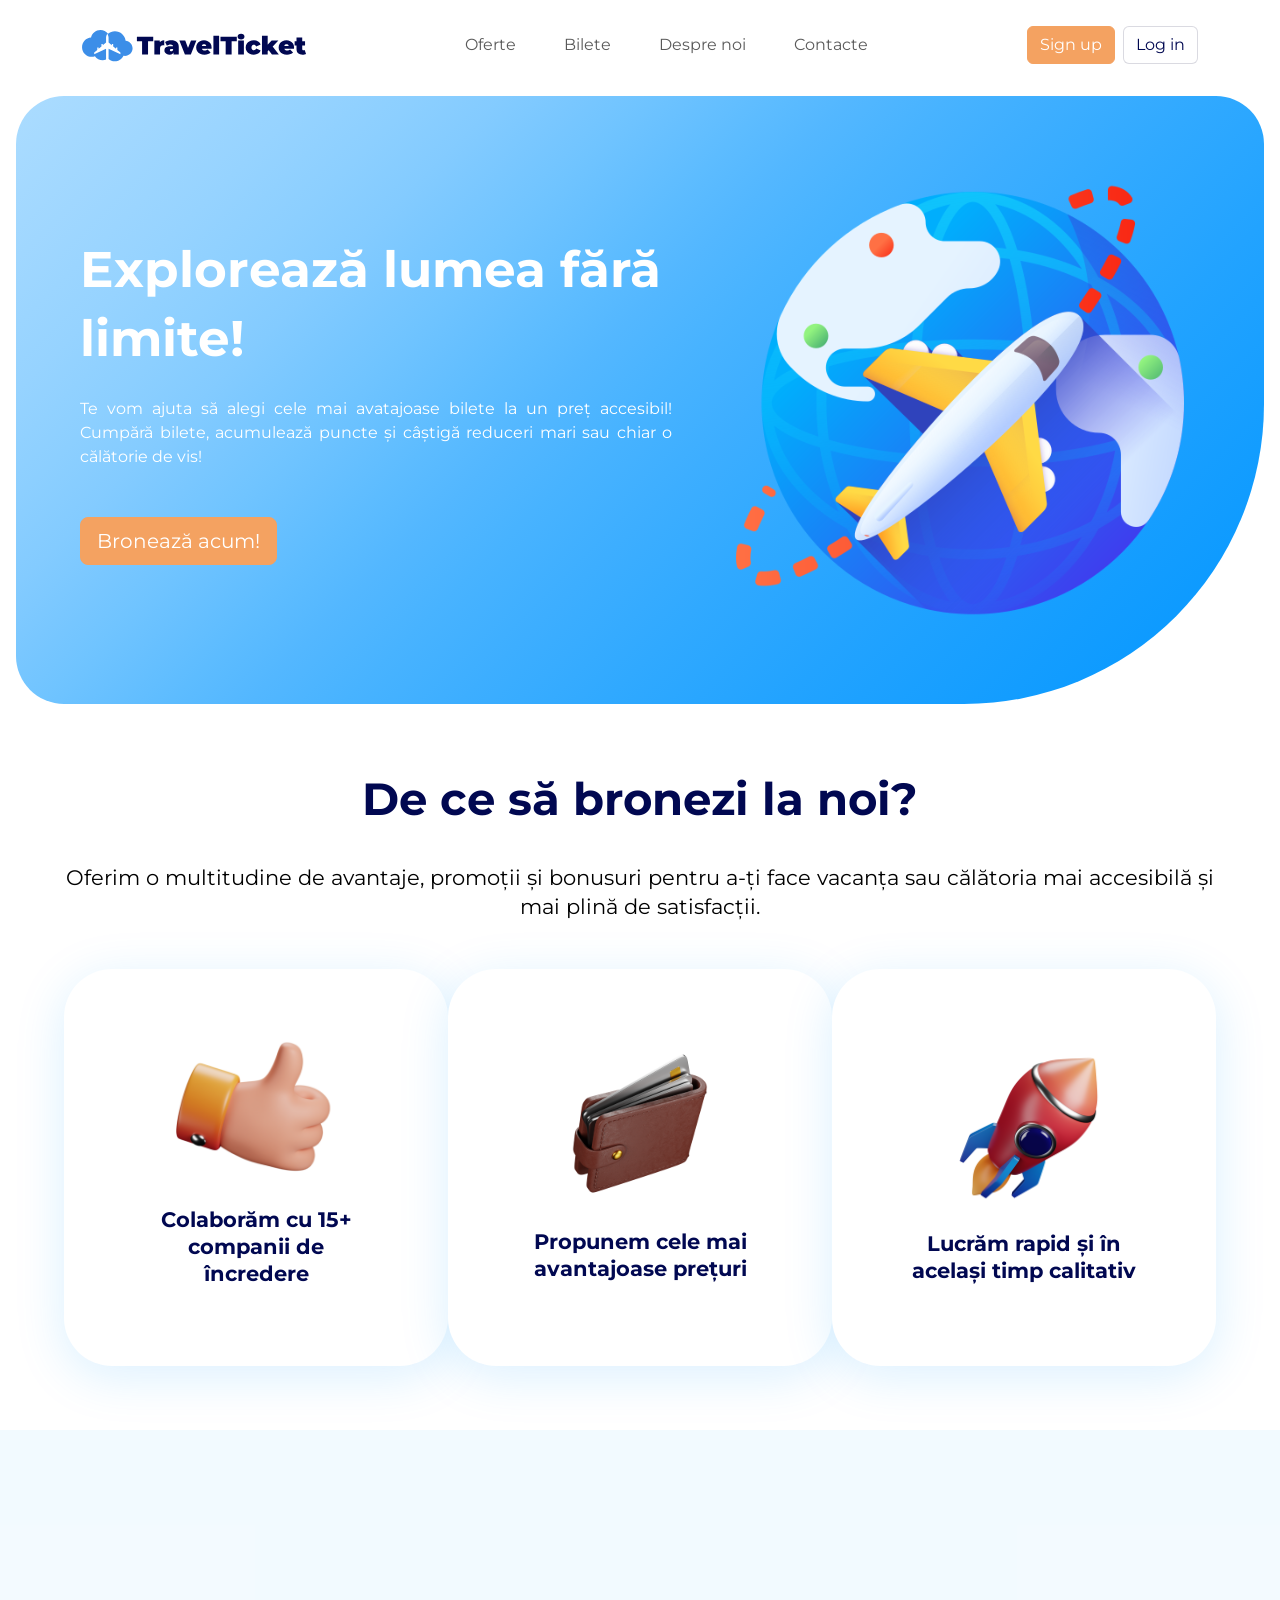
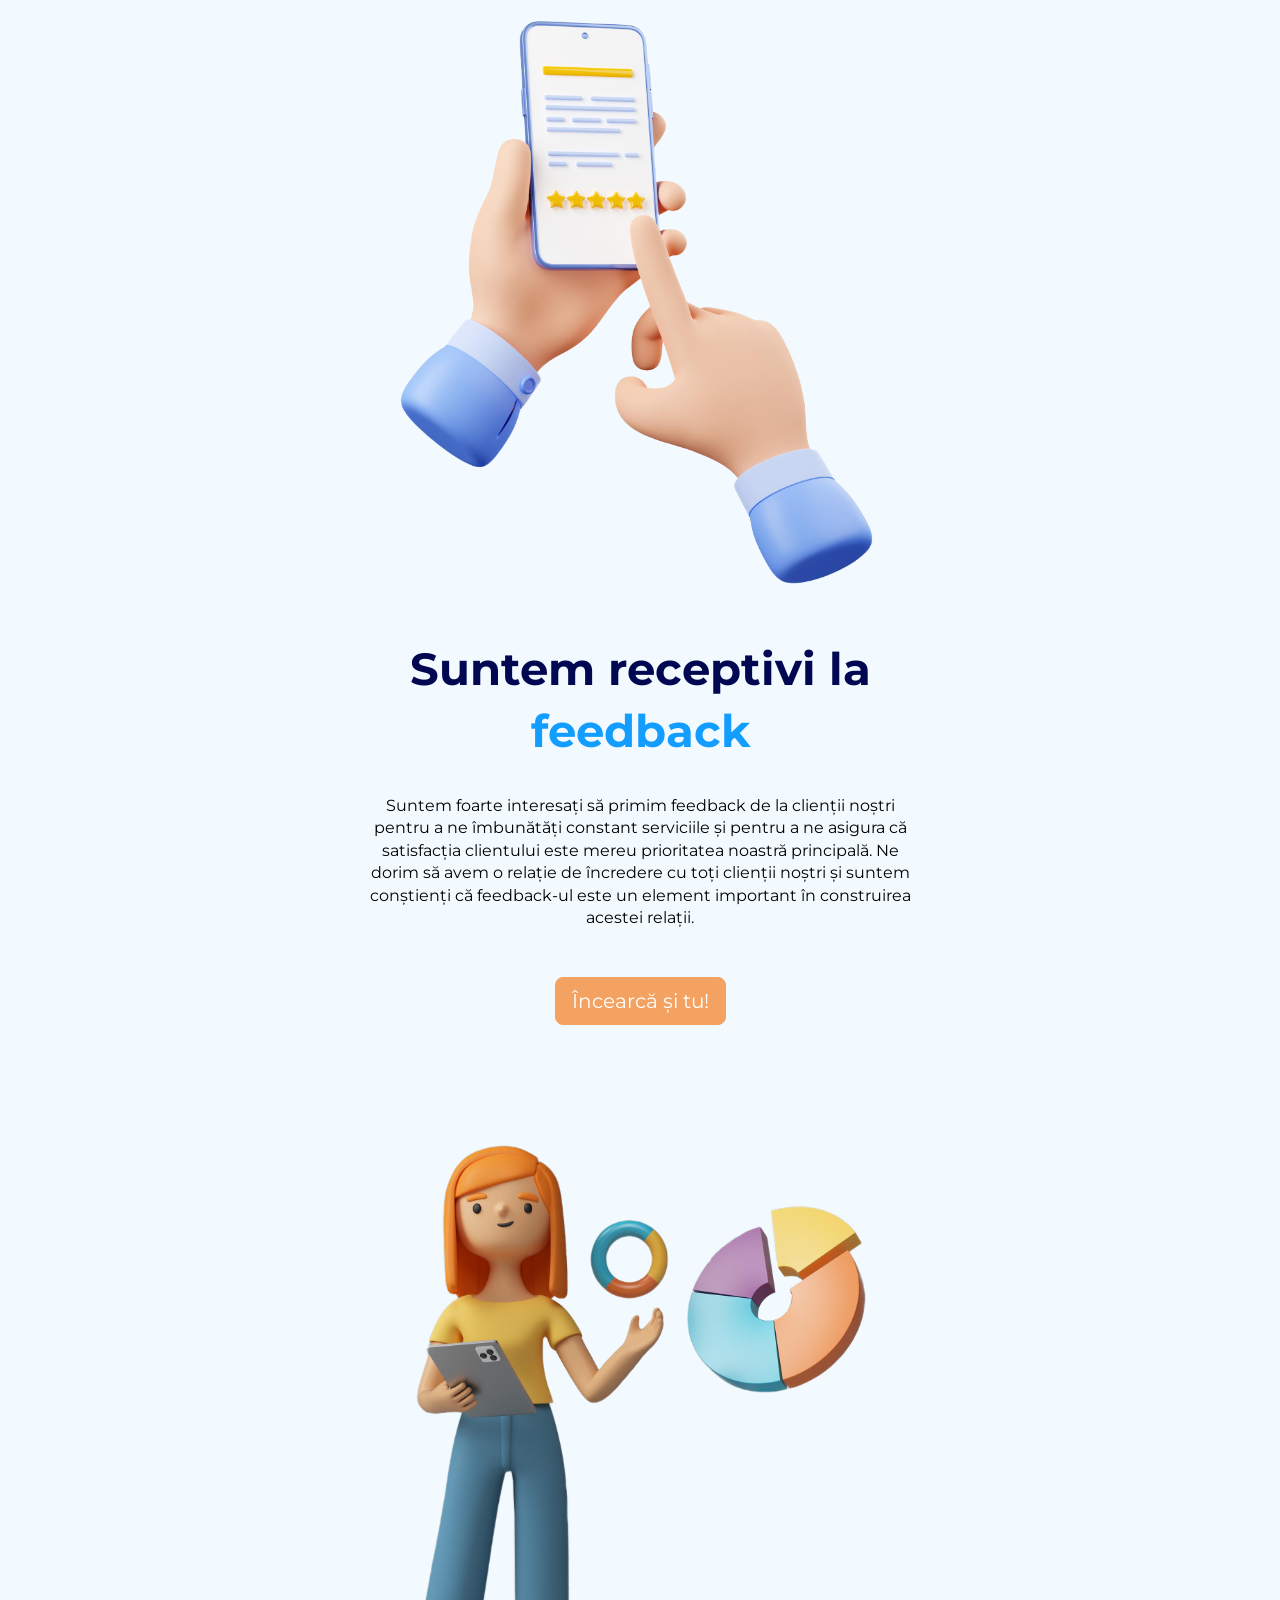
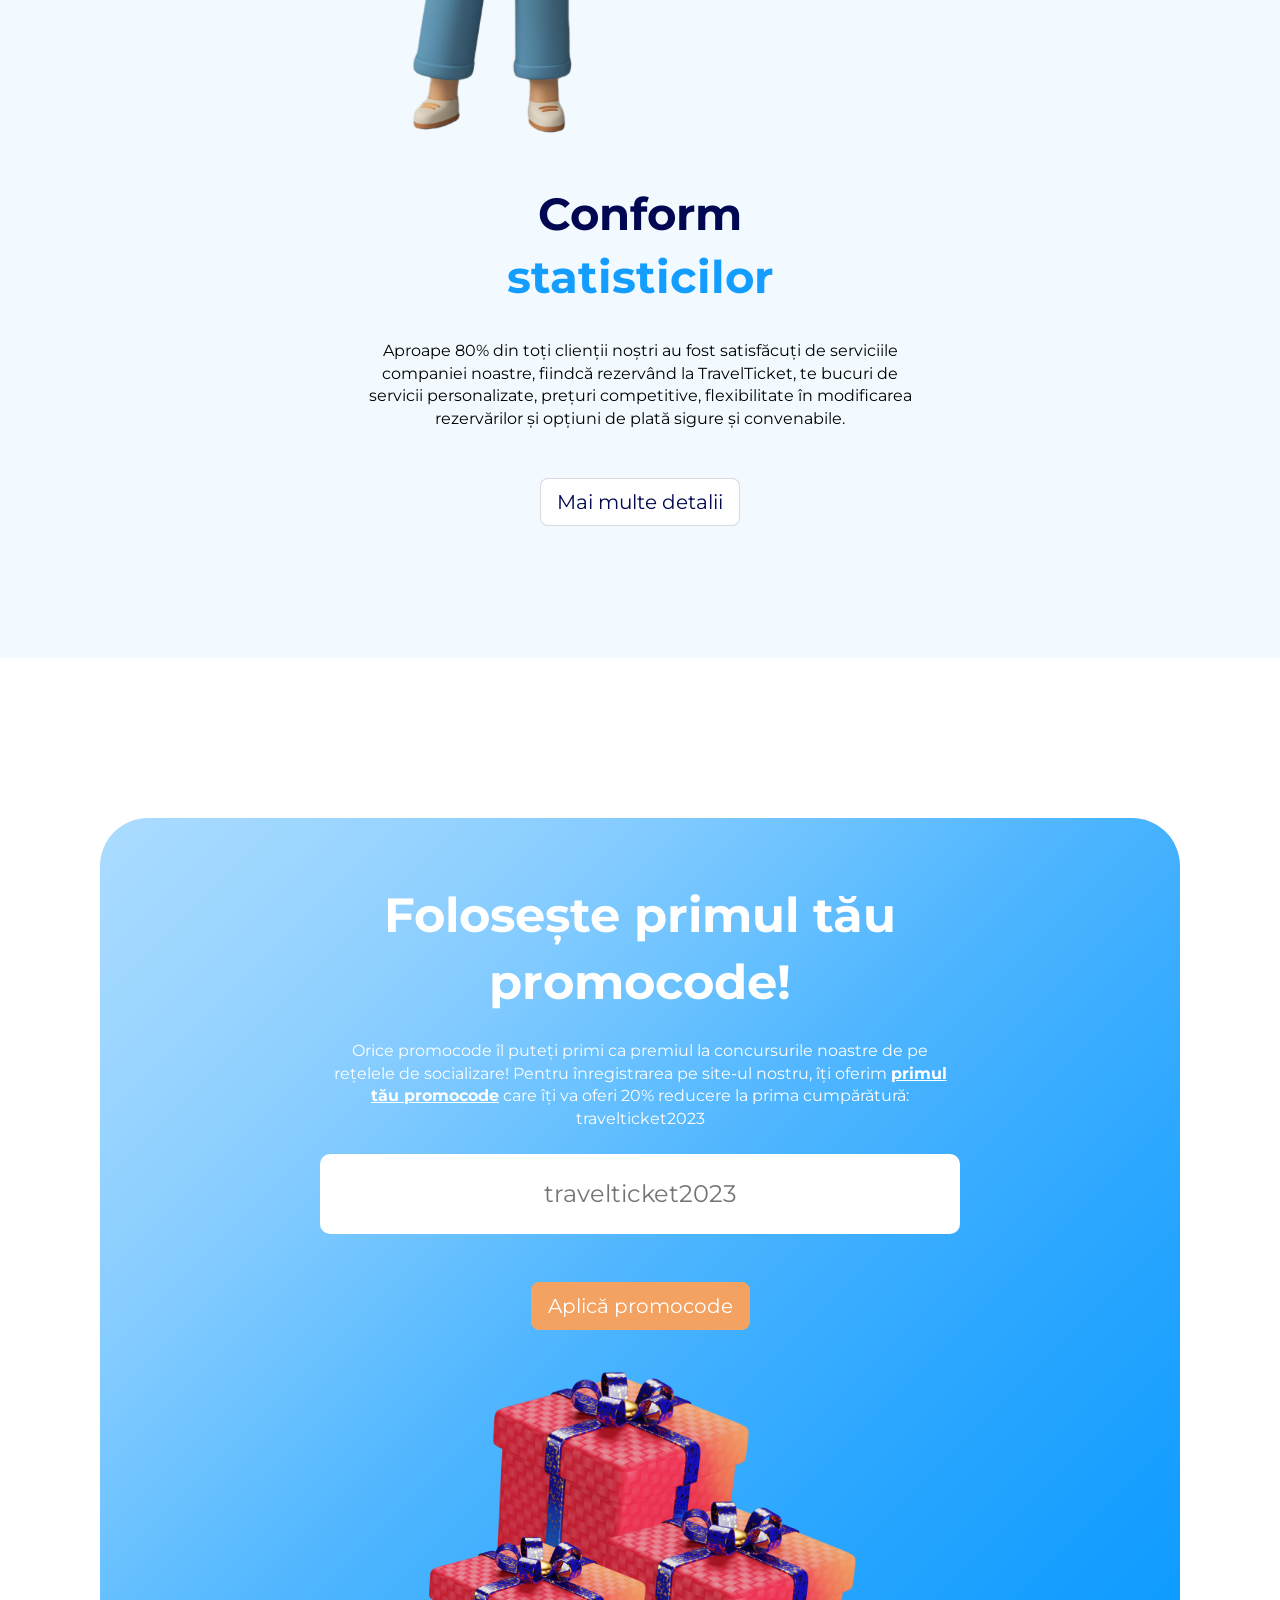
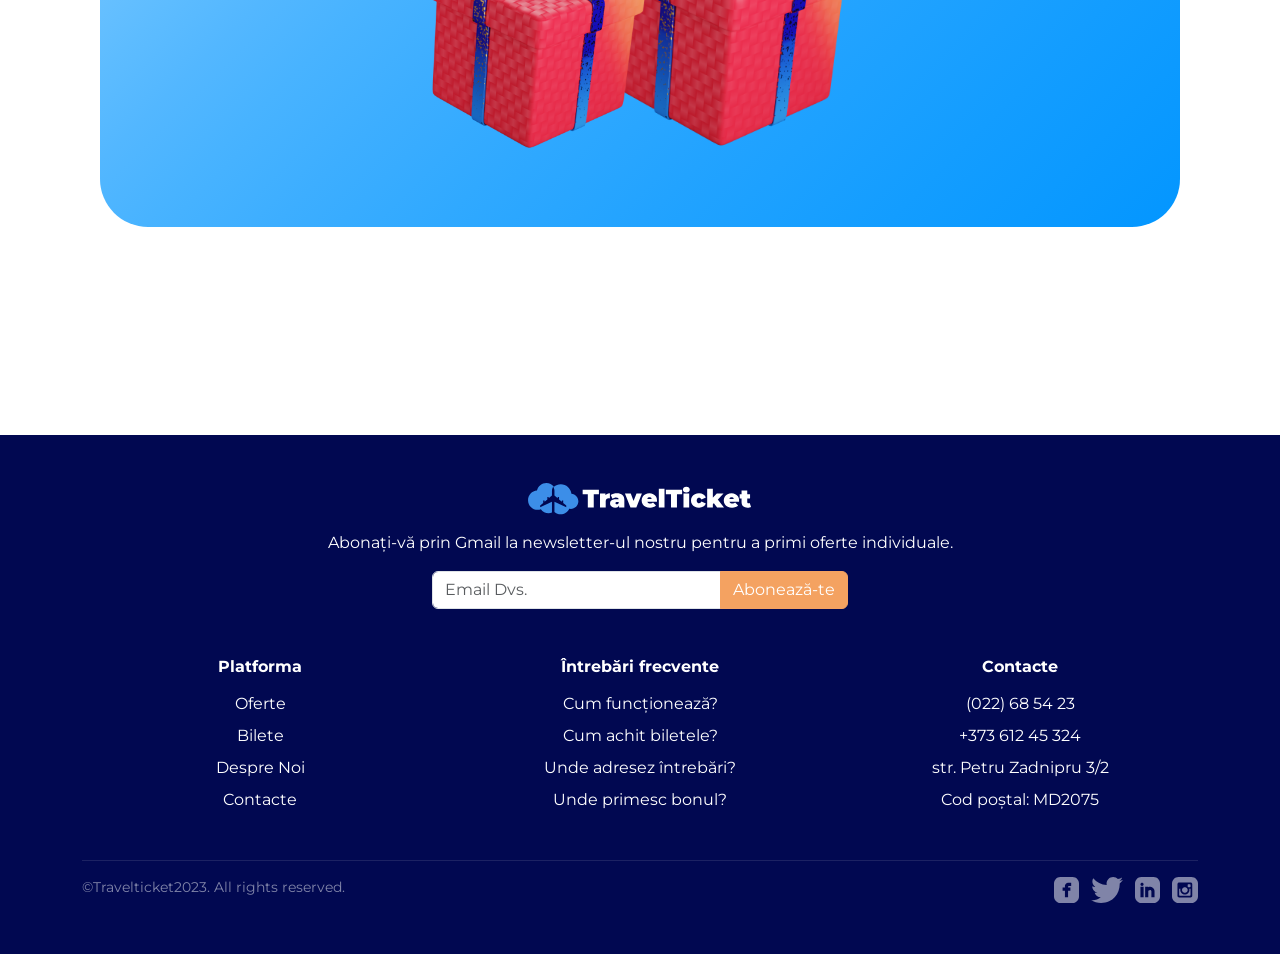
<file: index.html>
<!DOCTYPE html>
<html lang="ro">

<head>
    <meta charset="UTF-8">
    <meta http-equiv="X-UA-Compatible" content="IE-edge">
    <meta name="viewport" content="width=device-width, initial-scale=1.0">
    <title>TravelTicket</title>
    <link href="https://cdn.jsdelivr.net/npm/bootstrap@5.3.3/dist/css/bootstrap.min.css" rel="stylesheet"
        integrity="sha384-QWTKZyjpPEjISv5WaRU9OFeRpok6YctnYmDr5pNlyT2bRjXh0JMhjY6hW+ALEwIH" crossorigin="anonymous">
    <link rel="stylesheet" href="./Assets/Css/style.css">
    <link rel="stylesheet" href="./Assets/Css/index.css">
    <link rel="shortcut icon" href="./Assets/Img/icon.svg">
    <script src="./Assets/Js/script.js"></script>
</head>

<body>
    <div style="display: flex; flex-direction: column; align-items: center; padding-left: 1rem; padding-right: 1rem;">
        <header>
            <nav class="navbar navbar-expand-lg fixed-top">
                <div class="container">
                    <a class="navbar-brand" href="index.html"><img class="logo img-fluid" src="./Assets/Img/logo.svg"
                            alt="TravelTicket"></a>
                    <button class="navbar-toggler shadow-none border-0" type="button" data-bs-toggle="offcanvas"
                        data-bs-target="#offcanvasNavbar" aria-controls="offcanvasNavbar"
                        aria-label="Toggle navigation">
                        <span class="navbar-toggler-icon"></span>
                    </button>
                    <div class="offcanvas offcanvas-end" tabindex="-1" id="offcanvasNavbar"
                        aria-labelledby="offcanvasNavbarLabel">
                        <div class="offcanvas-header">
                            <h5 class="offcanvas-title" id="offcanvasNavbarLabel">Menu</h5>
                            <button type="button" class="btn-close" data-bs-dismiss="offcanvas"
                                aria-label="Close"></button>
                        </div>
                        <div class="offcanvas-body d-flex flex-column flex-lg-row p-4 p-lg-0">
                            <ul class="navbar-nav justify-content-center flex-grow-1 pe-3">
                                <li class="nav-item mx-3">
                                    <a class="nav-link" href="oferte.html">Oferte</a>
                                </li>
                                <li class="nav-item mx-3">
                                    <a class="nav-link" href="bilete.html">Bilete</a>
                                </li>
                                <li class="nav-item mx-3">
                                    <a class="nav-link" href="desprenoi.html">Despre noi</a>
                                </li>
                                <li class="nav-item mx-3">
                                    <a class="nav-link" href="contacte.html">Contacte</a>
                                </li>
                            </ul>
                            <div class="d-flex justify-content-center align-items-center gap-2">
                                <button class="btn btn-primary" type="button" onclick="goToLoginPage()">Sign up</button>
                                <button class="btn btn-outline-secondary" type="button" onclick="goToLoginPage()">Log
                                    in</button>
                            </div>
                        </div>
                    </div>
                </div>
            </nav>
        </header>

        <div class=" box-1">
            <div class="section">
                <h1>Explorează lumea fără limite!</h1>
                <p>Te vom ajuta să alegi cele mai avatajoase bilete la un preț accesibil!
                    Cumpără bilete, acumulează puncte și câștigă reduceri mari sau chiar o
                    călătorie de
                    vis!</p>
                <button class="btn btn-primary btn-lg" onclick="goToBilete()">Bronează acum!</button>
            </div>
            <img class="img-fluid" src="./Assets/Img/airplane.svg">
        </div>
    </div>
    </div>
    <div style="display: flex; flex-direction: column; align-items: center; margin-left: 4rem; margin-right: 4rem;">
        <div class="box-2">
            <div class="section">
                <h2>De ce să bronezi
                    la noi?</h2>
                <p>Oferim o multitudine de avantaje, promoții și bonusuri pentru a-ți face vacanța sau
                    călătoria mai
                    accesibilă și mai plină de satisfacții. </p>
            </div>
            <div class="container-responsive">
                <div class="container">
                    <img src="./Assets/Img/img1.png">
                    <h3>Colaborăm cu 15+ companii de încredere</h3>
                </div>
                <div class="container">
                    <img src="./Assets/Img/img2.svg">
                    <h3>Propunem cele mai avantajoase prețuri</h3>
                </div>
                <div class="container">
                    <img src="./Assets/Img/img3.svg">
                    <h3>Lucrăm rapid și în același timp calitativ</h3>
                </div>
            </div>
        </div>
    </div>
    <div class="box-3">
        <div class="container"><img src="./Assets/Img/pic-1.svg">
            <div class="section">
                <h2>Conform <span><br>statisticilor</span></h2>
                <p>Aproape 80% din toți clienții noștri au fost satisfăcuți de serviciile companiei
                    noastre,
                    fiindcă
                    rezervând la TravelTicket, te bucuri de servicii personalizate, prețuri competitive,
                    flexibilitate
                    în modificarea rezervărilor și opțiuni de plată sigure și convenabile.</p>
                <button class="btn btn-outline-secondary btn-lg">Mai multe detalii</button>
            </div>
        </div>
        <div class="container">
            <div class="section">
                <h2>Suntem receptivi la <span><br>feedback</span></h2>
                <p>Suntem foarte interesați să primim feedback de la clienții noștri pentru a ne
                    îmbunătăți
                    constant
                    serviciile și pentru a ne asigura că satisfacția clientului este mereu prioritatea
                    noastră
                    principală. Ne dorim să avem o relație de încredere cu toți clienții noștri și
                    suntem
                    conștienți
                    că feedback-ul este un element important în construirea acestei relații.</p>
                <button class="btn btn-primary btn-lg" onclick="goToContatce()">Încearcă și tu!</button>
            </div>
            <img src="./Assets/Img/pic-2.svg">
        </div>
    </div>
    <div style="display: flex; flex-direction: column; align-items: center;">
        <div class="box-4">
            <div class="section">
                <h2>Folosește primul tău promocode!</h2>
                <p>Orice promocode îl puteți primi ca premiul la concursurile noastre de pe rețelele de
                    socializare!
                    Pentru
                    înregistrarea pe site-ul nostru, îți oferim <span>primul tău promocode</span> care
                    îți va oferi
                    20%
                    reducere la prima
                    cumpărătură: travelticket2023</p>
                <form class="email-1 d-flex flex-column align-items-center">
                    <input type="text" placeholder="travelticket2023">
                    <button type="submit" class="btn btn-primary btn-lg">Aplică promocode</button>
                </form>
            </div>
            <img src="./Assets/Img/gifts.svg">
        </div>
    </div>
    </div>
    <footer class="py-5 mt-5 text-white">
        <div class="container">
            <div
                class="row justify-content-center align-items-center justify-content-md-between footer_section text-center text-xxl-start">

                <div class="col-xxl-4 col-xl-12 mb-5 email align-items-center d-flex flex-column">
                    <a href="index.html" class="d-block mb-3 logo">
                        <img src="./Assets/Img/logo-2.svg" alt="Logo" class="img-fluid">
                    </a>
                    <p>Abonați-vă prin Gmail la newsletter-ul nostru pentru a primi oferte individuale.</p>
                    <form class="input-group email-form">
                        <input type="email" class="form-control" placeholder="Email Dvs." aria-label="Email Dvs.">
                        <button class="btn btn-primary" type="submit">Abonează-te</button>
                    </form>
                </div>

                <div class="col-md-4 col-xxl-2 mb-4 title-list_section">
                    <h5 class="title-list">Platforma</h5>
                    <ul class="list-unstyled options">
                        <li><a href="oferte.html" class="text-decoration-none list-link">Oferte</a></li>
                        <li><a href="bilete.html" class="text-decoration-none list-link">Bilete</a></li>
                        <li><a href="desprenoi.html" class="text-decoration-none list-link">Despre Noi</a>
                        </li>
                        <li><a href="contacte.html" class="text-decoration-none list-link">Contacte</a></li>
                    </ul>
                </div>
                <div class="col-md-4 col-xxl-2 mb-4 title-list_section">
                    <h5 class="title-list">Întrebări frecvente</h5>
                    <ul class="list-unstyled options">
                        <li><a href="#" class="text-decoration-none list-link">Cum funcționează?</a></li>
                        <li><a href="#" class="text-decoration-none list-link">Cum achit biletele?</a></li>
                        <li><a href="#" class="text-decoration-none list-link">Unde adresez întrebări?</a>
                        </li>
                        <li><a href="#" class="text-decoration-none list-link">Unde primesc bonul?</a></li>
                    </ul>
                </div>
                <div class="col-md-4 col-xxl-2 mb-4 title-list_section">
                    <h5 class="title-list">Contacte</h5>
                    <ul class="list-unstyled options">
                        <li>
                            <p class="mb-1">(022) 68 54 23</p>
                        </li>
                        <li>
                            <p class="mb-1">+373 612 45 324</p>
                        </li>
                        <li>
                            <p class="mb-1">str. Petru Zadnipru 3/2</p>
                        </li>
                        <li>
                            <p class="mb-1">Cod poștal: MD2075</p>
                        </li>
                    </ul>
                </div>

            </div>
            <hr>
            <div class="row footer-row text-center text-md-start">
                <div class="col-md-6">
                    <p class="trademark mb-2">©Travelticket2023. All rights reserved.</p>
                </div>
                <div class="col-md-6 image-container text-center text-md-end">
                    <a href="#" class="me-2"><img src="./Assets/Img/VectorFacebook.svg" alt="Facebook"></a>
                    <a href="#" class="me-2"><img src="./Assets/Img/VectorTwitter.svg" alt="Twitter"></a>
                    <a href="#" class="me-2"><img src="./Assets/Img/VectorLinkedln.svg" alt="LinkedIn"></a>
                    <a href="#"><img src="./Assets/Img/VectorInstagram.svg" alt="Instagram"></a>
                </div>
            </div>
        </div>
    </footer>


    <script src="https://cdn.jsdelivr.net/npm/bootstrap@5.3.3/dist/js/bootstrap.bundle.min.js"
        integrity="sha384-YvpcrYf0tY3lHB60NNkmXc5s9fDVZLESaAA55NDzOxhy9GkcIdslK1eN7N6jIeHz"
        crossorigin="anonymous"></script>
    <script>
        function goToLoginPage() {
            window.location.href = "logare.html";
        }
        function goToContatce() {
            window.location.href = "contacte.html";
        }
        function goToBilete() {
            window.location.href = "bilete.html";
        }
    </script>
</body>

</html>
</file>
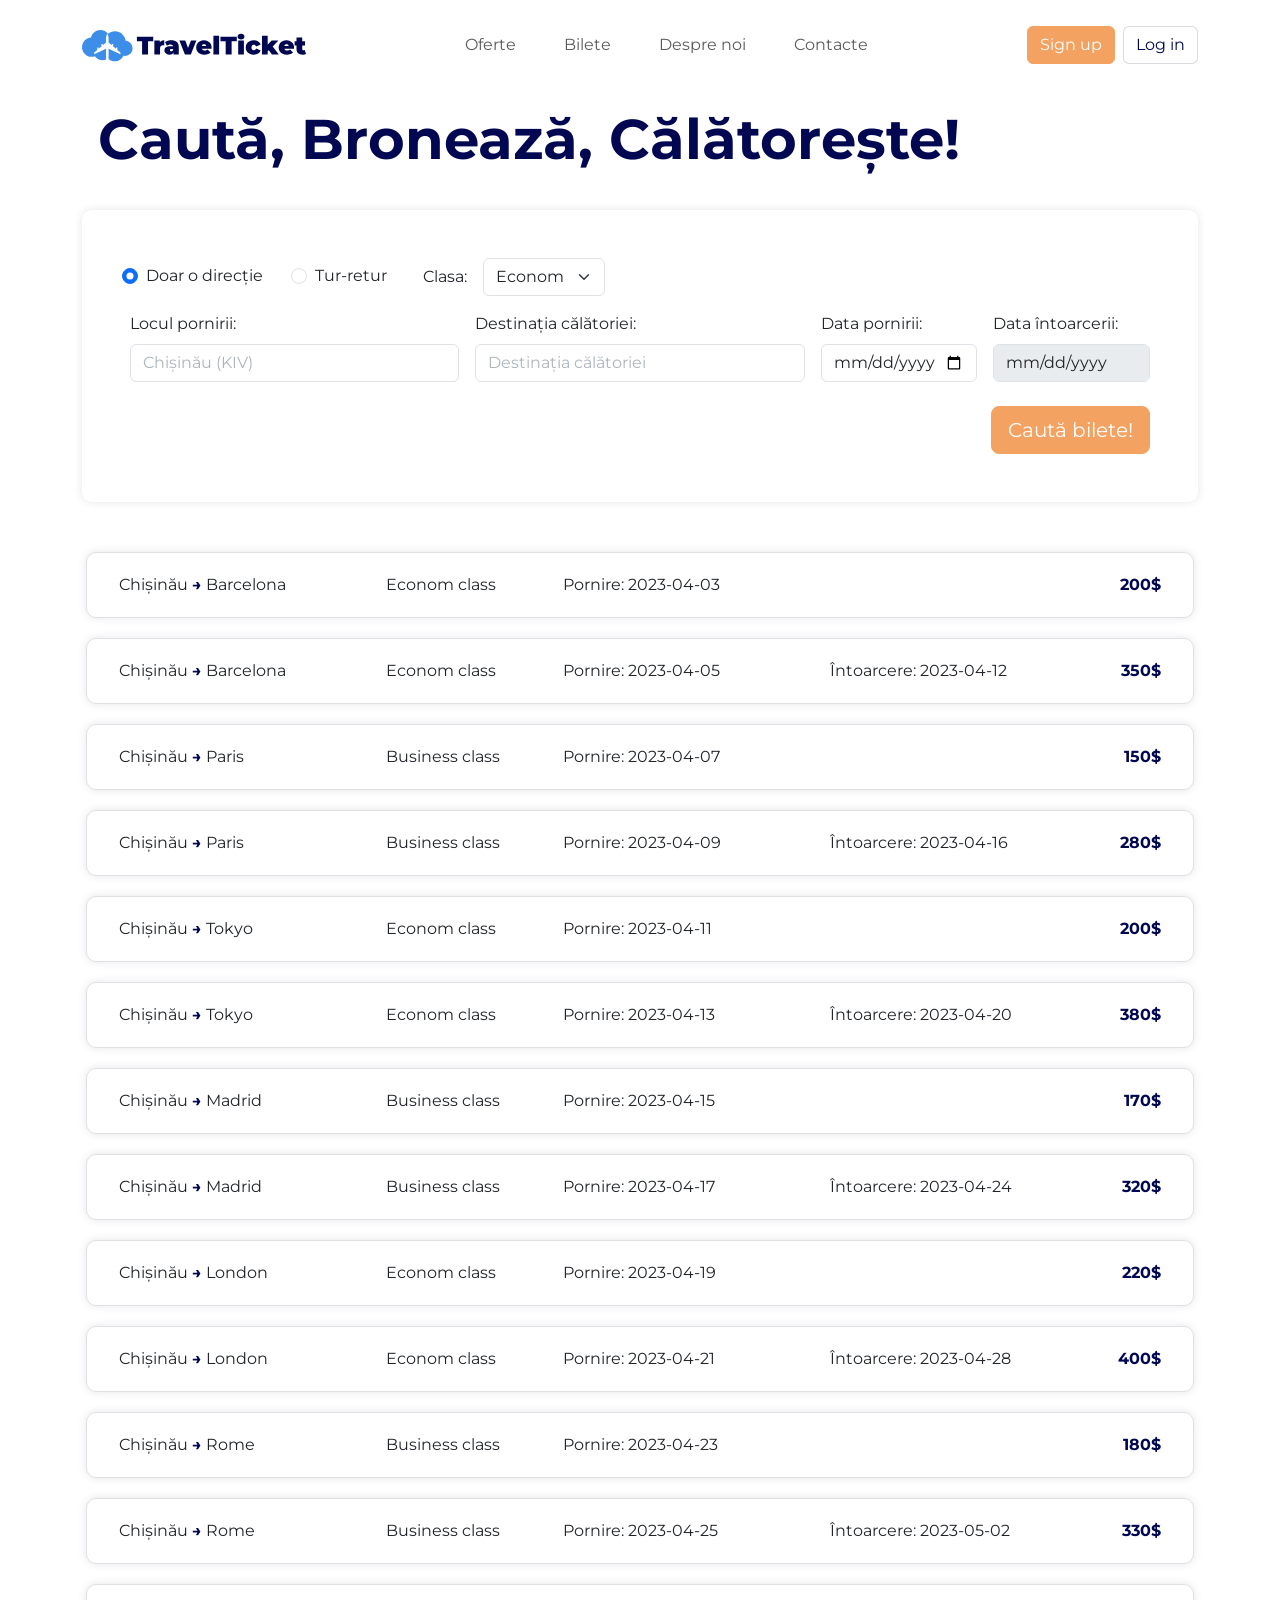
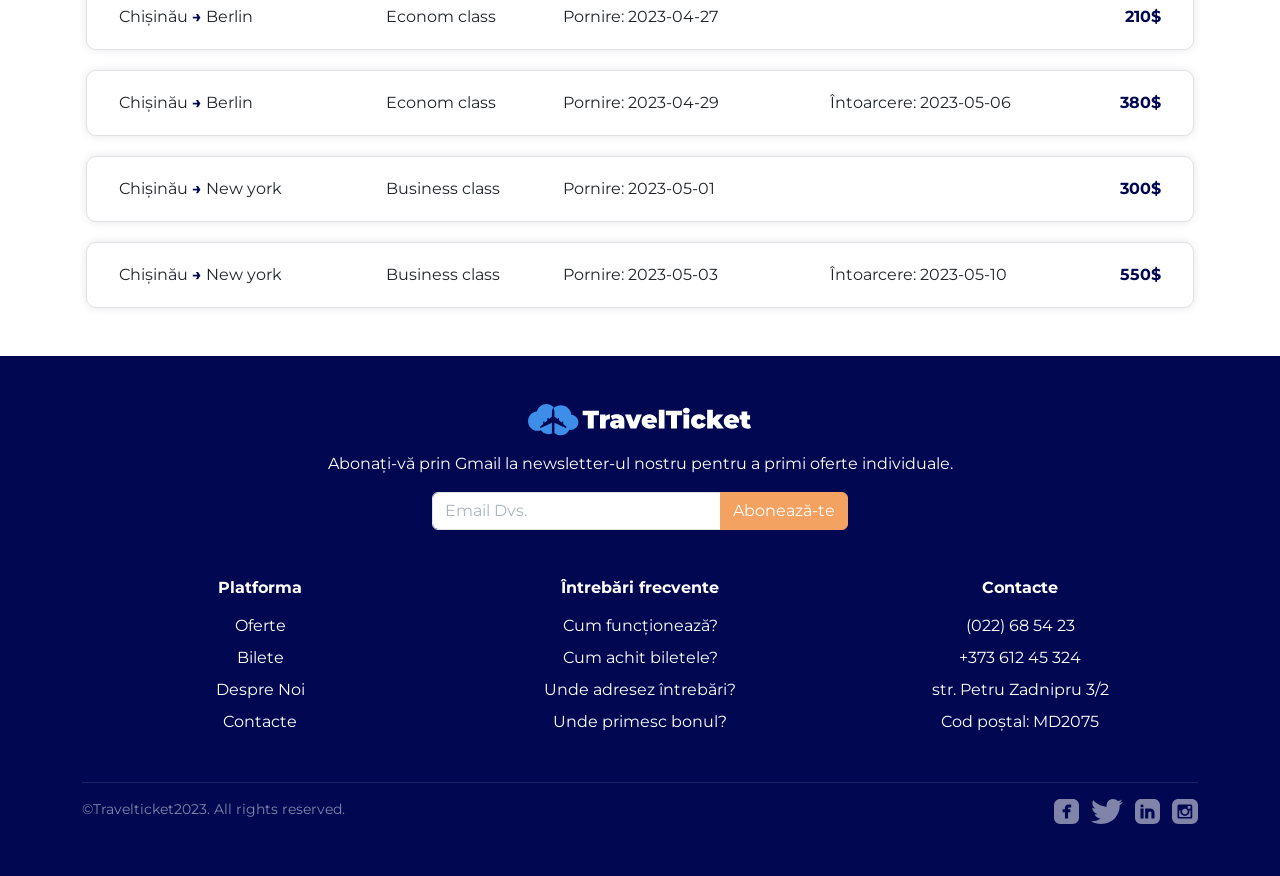
<file: bilete.html>
<!DOCTYPE html>
<html lang="ro">

<head>
    <meta charset="UTF-8">
    <meta name="viewport" content="width=device-width, initial-scale=1.0">
    <link href="https://cdn.jsdelivr.net/npm/bootstrap@5.3.3/dist/css/bootstrap.min.css" rel="stylesheet"
        integrity="sha384-QWTKZyjpPEjISv5WaRU9OFeRpok6YctnYmDr5pNlyT2bRjXh0JMhjY6hW+ALEwIH" crossorigin="anonymous">
    <link rel="shortcut icon" href="./Assets/Img/icon.svg">
    <link rel="stylesheet" href="./Assets/Css/style.css">
    <link rel="stylesheet" href="./Assets/Css/bilete.css">
    <title>Bilete</title>
    <script src="./Assets/Js/script.js"></script>
</head>

<body>
    <header>
        <nav class="navbar navbar-expand-lg fixed-top">
            <div class="container">
                <a class="navbar-brand" href="index.html"><img class="logo img-fluid" src="./Assets/Img/logo.svg"
                        alt="TravelTicket"></a>
                <button class="navbar-toggler shadow-none border-0" type="button" data-bs-toggle="offcanvas"
                    data-bs-target="#offcanvasNavbar" aria-controls="offcanvasNavbar" aria-label="Toggle navigation">
                    <span class="navbar-toggler-icon"></span>
                </button>
                <div class="offcanvas offcanvas-end" tabindex="-1" id="offcanvasNavbar"
                    aria-labelledby="offcanvasNavbarLabel">
                    <div class="offcanvas-header">
                        <h5 class="offcanvas-title" id="offcanvasNavbarLabel">Menu</h5>
                        <button type="button" class="btn-close" data-bs-dismiss="offcanvas" aria-label="Close"></button>
                    </div>
                    <div class="offcanvas-body d-flex flex-column flex-lg-row p-4 p-lg-0">
                        <ul class="navbar-nav justify-content-center flex-grow-1 pe-3">
                            <li class="nav-item mx-3">
                                <a class="nav-link" href="oferte.html">Oferte</a>
                            </li>
                            <li class="nav-item mx-3">
                                <a class="nav-link" href="bilete.html">Bilete</a>
                            </li>
                            <li class="nav-item mx-3">
                                <a class="nav-link" href="desprenoi.html">Despre noi</a>
                            </li>
                            <li class="nav-item mx-3">
                                <a class="nav-link" href="contacte.html">Contacte</a>
                            </li>
                        </ul>
                        <div class="d-flex justify-content-center align-items-center gap-2">
                            <button class="btn btn-primary" type="button" onclick="goToLoginPage()">Sign up</button>
                            <button class="btn btn-outline-secondary" type="button" onclick="goToLoginPage()">Log
                                in</button>
                        </div>
                    </div>
                </div>
            </div>
        </nav>
    </header>


    <div class="container">
        <div class="search-section">
            <h1 class="h1">Caută, Bronează, Călătorește!</h1>
            <form class="search-form">
                <div class="row g-3 align-items-center mb-3">
                    <div class="col-auto form-check form-check-inline">
                        <input class="form-check-input" type="radio" name="tripType" id="oneWay" value="oneWay" checked>
                        <label class="form-check-label" for="oneWay">Doar o direcție</label>
                    </div>
                    <div class="col-auto form-check form-check-inline">
                        <input class="form-check-input" type="radio" name="tripType" id="roundTrip" value="roundTrip">
                        <label class="form-check-label" for="roundTrip">Tur-retur</label>
                    </div>
                    <div class="col-auto d-flex align-items-center">
                        <label for="classSelect" class="form-label"
                            style="margin-bottom: 0; margin-right: 1rem;">Clasa:</label>
                        <select id="classSelect" class="form-select">
                            <option selected>Econom</option>
                            <option>Business</option>
                        </select>
                    </div>
                </div>
                <div class="row g-3 mb-4">
                    <div class="col-lg-4">
                        <label for="departureLocation" class="form-label">Locul pornirii:</label>
                        <input type="text" class="form-control" id="departureLocation" placeholder="Chișinău (KIV)">
                    </div>
                    <div class="col-lg-4">
                        <label for="destinationLocation" class="form-label">Destinația călătoriei:</label>
                        <input type="text" class="form-control" id="destinationLocation"
                            placeholder="Destinația călătoriei">
                    </div>
                    <div class="col-lg-2">
                        <label for="departureDate" class="form-label">Data pornirii:</label>
                        <input type="date" class="form-control" id="departureDate" placeholder="03/04/23">
                    </div>
                    <div class="col-lg-2">
                        <label for="returnDate" class="form-label">Data întoarcerii:</label>
                        <input type="date" class="form-control" id="returnDate" placeholder="10/04/23" disabled>
                    </div>
                </div>
                <div class="row g-3 d-flex justify-content-center justify-content-lg-end">
                    <div class="col-auto">
                        <button type="submit" class="btn btn-primary btn-lg">Caută bilete!</button>
                    </div>
                </div>
            </form>
        </div>

        <div class="tickets-list">
        </div>
    </div>

    <footer class="py-5 mt-5 text-white">
        <div class="container">
            <div
                class="row justify-content-center align-items-center justify-content-md-between footer_section text-center text-xxl-start">

                <div class="col-xxl-4 col-xl-12 mb-5 email align-items-center d-flex flex-column">
                    <a href="index.html" class="d-block mb-3 logo">
                        <img src="./Assets/Img/logo-2.svg" alt="Logo" class="img-fluid">
                    </a>
                    <p>Abonați-vă prin Gmail la newsletter-ul nostru pentru a primi oferte individuale.</p>
                    <form class="input-group email-form">
                        <input type="email" class="form-control" placeholder="Email Dvs." aria-label="Email Dvs.">
                        <button class="btn btn-primary" type="submit">Abonează-te</button>
                    </form>
                </div>

                <div class="col-md-4 col-xxl-2 mb-4 title-list_section">
                    <h5 class="title-list">Platforma</h5>
                    <ul class="list-unstyled options">
                        <li><a href="oferte.html" class="text-decoration-none list-link">Oferte</a></li>
                        <li><a href="bilete.html" class="text-decoration-none list-link">Bilete</a></li>
                        <li><a href="desprenoi.html" class="text-decoration-none list-link">Despre Noi</a></li>
                        <li><a href="contacte.html" class="text-decoration-none list-link">Contacte</a></li>
                    </ul>
                </div>
                <div class="col-md-4 col-xxl-2 mb-4 title-list_section">
                    <h5 class="title-list">Întrebări frecvente</h5>
                    <ul class="list-unstyled options">
                        <li><a href="#" class="text-decoration-none list-link">Cum funcționează?</a></li>
                        <li><a href="#" class="text-decoration-none list-link">Cum achit biletele?</a></li>
                        <li><a href="#" class="text-decoration-none list-link">Unde adresez întrebări?</a></li>
                        <li><a href="#" class="text-decoration-none list-link">Unde primesc bonul?</a></li>
                    </ul>
                </div>
                <div class="col-md-4 col-xxl-2 mb-4 title-list_section">
                    <h5 class="title-list">Contacte</h5>
                    <ul class="list-unstyled options">
                        <li>
                            <p class="mb-1">(022) 68 54 23</p>
                        </li>
                        <li>
                            <p class="mb-1">+373 612 45 324</p>
                        </li>
                        <li>
                            <p class="mb-1">str. Petru Zadnipru 3/2</p>
                        </li>
                        <li>
                            <p class="mb-1">Cod poștal: MD2075</p>
                        </li>
                    </ul>
                </div>

            </div>
            <hr>
            <div class="row footer-row text-center text-md-start">
                <div class="col-md-6">
                    <p class="trademark mb-2">©Travelticket2023. All rights reserved.</p>
                </div>
                <div class="col-md-6 image-container text-center text-md-end">
                    <a href="#" class="me-2"><img src="./Assets/Img/VectorFacebook.svg" alt="Facebook"></a>
                    <a href="#" class="me-2"><img src="./Assets/Img/VectorTwitter.svg" alt="Twitter"></a>
                    <a href="#" class="me-2"><img src="./Assets/Img/VectorLinkedln.svg" alt="LinkedIn"></a>
                    <a href="#"><img src="./Assets/Img/VectorInstagram.svg" alt="Instagram"></a>
                </div>
            </div>
        </div>
    </footer>


    <script src="https://cdn.jsdelivr.net/npm/bootstrap@5.3.3/dist/js/bootstrap.bundle.min.js"
        integrity="sha384-YvpcrYf0tY3lHB60NNkmXc5s9fDVZLESaAA55NDzOxhy9GkcIdslK1eN7N6jIeHz"
        crossorigin="anonymous"></script>

    <script src="./Assets/Js/script4.js">
    </script>
</body>

</html>
</file>
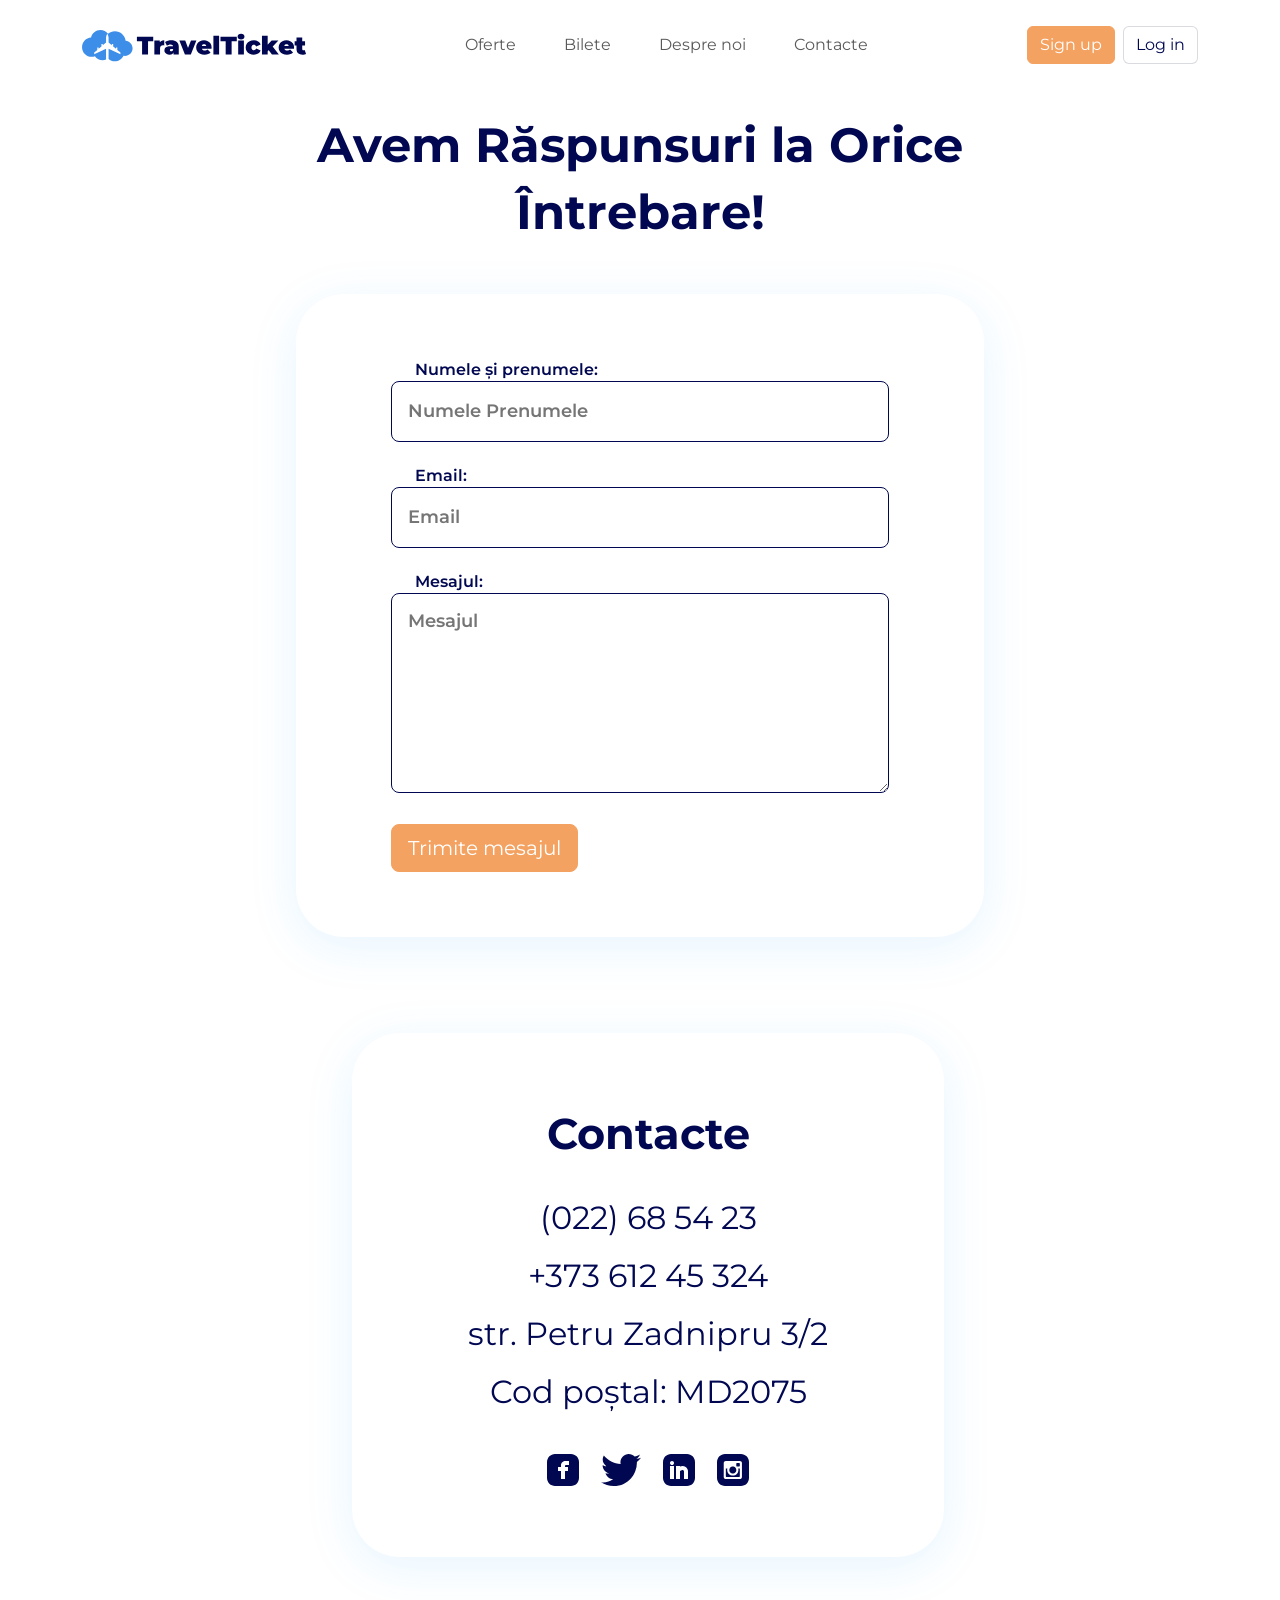
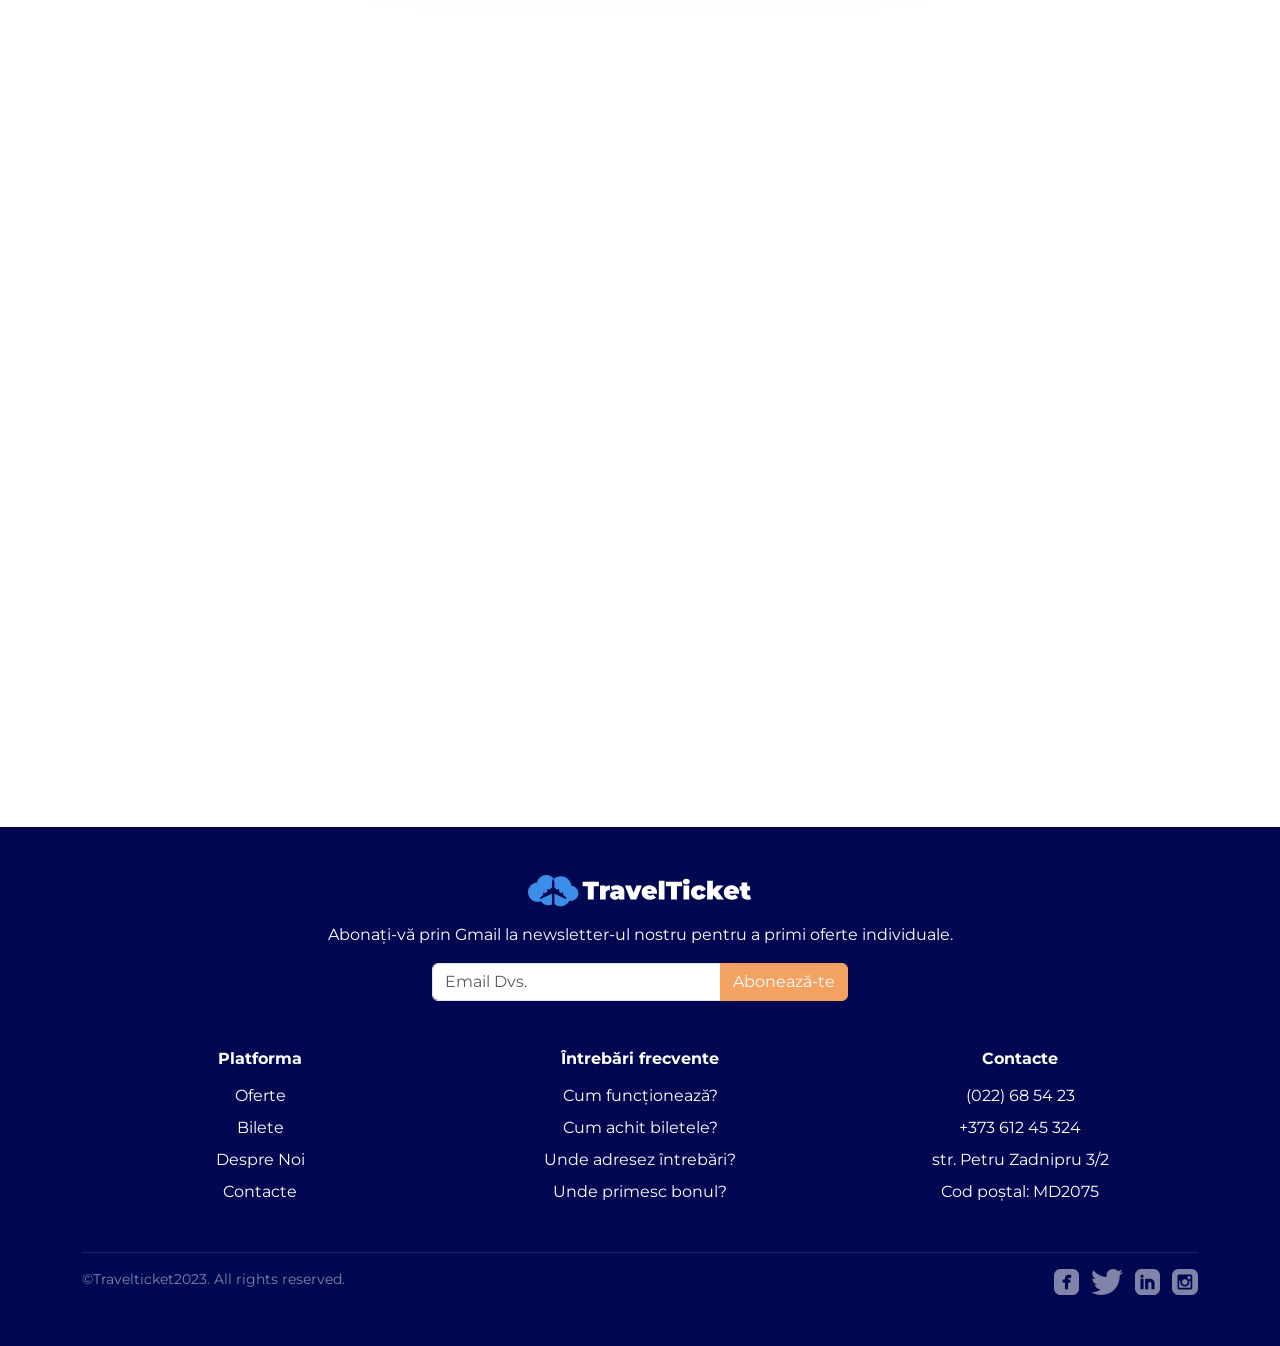
<file: contacte.html>
<!DOCTYPE html>
<html lang="ro">

<head>
    <meta charset="UTF-8">
    <meta http-equiv="X-UA-Compatible" content="IE-edge">
    <meta name="viewport" content="width=device-width, initial-scale=1.0">
    <title>Contacte</title>
    <link href="https://cdn.jsdelivr.net/npm/bootstrap@5.3.3/dist/css/bootstrap.min.css" rel="stylesheet"
        integrity="sha384-QWTKZyjpPEjISv5WaRU9OFeRpok6YctnYmDr5pNlyT2bRjXh0JMhjY6hW+ALEwIH" crossorigin="anonymous">
    <link rel="stylesheet" href="./Assets/Css/style.css">
    <link rel="stylesheet" href="./Assets/Css/contacte.css">
    <link rel="shortcut icon" href="./Assets/Img/icon.svg">
    <script src="./Assets/Js/script.js"></script>
    <script src="./Assets/Js/script1.js"></script>
</head>

<body>
    <div style="display: flex; flex-direction: column; align-items: center; padding-left: 2rem; padding-right: 2rem;">
        <header>
            <nav class="navbar navbar-expand-lg fixed-top">
                <div class="container">
                    <a class="navbar-brand" href="index.html"><img class="logo img-fluid" src="./Assets/Img/logo.svg"
                            alt="TravelTicket"></a>
                    <button class="navbar-toggler shadow-none border-0" type="button" data-bs-toggle="offcanvas"
                        data-bs-target="#offcanvasNavbar" aria-controls="offcanvasNavbar"
                        aria-label="Toggle navigation">
                        <span class="navbar-toggler-icon"></span>
                    </button>
                    <div class="offcanvas offcanvas-end" tabindex="-1" id="offcanvasNavbar"
                        aria-labelledby="offcanvasNavbarLabel">
                        <div class="offcanvas-header">
                            <h5 class="offcanvas-title" id="offcanvasNavbarLabel">Menu</h5>
                            <button type="button" class="btn-close" data-bs-dismiss="offcanvas"
                                aria-label="Close"></button>
                        </div>
                        <div class="offcanvas-body d-flex flex-column flex-lg-row p-4 p-lg-0">
                            <ul class="navbar-nav justify-content-center flex-grow-1 pe-3">
                                <li class="nav-item mx-3">
                                    <a class="nav-link" href="oferte.html">Oferte</a>
                                </li>
                                <li class="nav-item mx-3">
                                    <a class="nav-link" href="bilete.html">Bilete</a>
                                </li>
                                <li class="nav-item mx-3">
                                    <a class="nav-link" href="desprenoi.html">Despre noi</a>
                                </li>
                                <li class="nav-item mx-3">
                                    <a class="nav-link" href="contacte.html">Contacte</a>
                                </li>
                            </ul>
                            <div class="d-flex justify-content-center align-items-center gap-2">
                                <button class="btn btn-primary" type="button" onclick="goToLoginPage()">Sign up</button>
                                <button class="btn btn-outline-secondary" type="button" onclick="goToLoginPage()">Log
                                    in</button>
                            </div>
                        </div>
                    </div>
                </div>
            </nav>
        </header>
    </div>

    <h2 class="h2">Avem Răspunsuri la Orice Întrebare!</h2>

    <div class="container-box-5">
        <div class="box-5">
            <h2>Contacte</h2>
            <ul>
                <li>(022) 68 54 23</li>
                <li>+373 612 45 324</li>
                <li>str. Petru Zadnipru 3/2</li>
                <li>Cod poștal: MD2075</li>
            </ul>
            <div class="img-container">
                <a href="#"><img src="./Assets/Img/VectorFacebook-black.svg"></a>
                <a href="#"><img src="./Assets/Img/VectorTwitter-black.svg"></a>
                <a href="#"><img src="./Assets/Img/VectorLinkedln-black.svg"></a>
                <a href="#"><img src="./Assets/Img/VectorInstagram-black.svg"></a>
            </div>
        </div>
        <div class="box-6">
            <form class="email-form-1">
                <p>Numele și prenumele:</p>
                <input type="text" placeholder="Numele Prenumele">
                <p>Email:</p>
                <input type="email" placeholder="Email">
                <p>Mesajul:</p>
                <textarea placeholder="Mesajul"></textarea>
                <button type="submit" class="btn btn-primary btn-lg">Trimite mesajul</button>
            </form>
        </div>
    </div>

    <div class="map-container">
        <iframe
            src="https://www.google.com/maps/embed?pb=!1m18!1m12!1m3!1d2718.6582915140043!2d28.866451476361462!3d47.04693567114394!2m3!1f0!2f0!3f0!3m2!1i1024!2i768!4f13.1!3m3!1m2!1s0x40c97cfa07dcbcd1%3A0x41c3381e876c9606!2z0JrQuNGI0LjQvdGR0LLRgdC60LjQuSDQpNC40L3QsNC90YHQvtCy0L4t0JHQsNC90LrQvtCy0YHQutC40Lkg0JrQvtC70LvQtdC00LY!5e0!3m2!1sru!2s!4v1701889097087!5m2!1sru!2s"
            allowfullscreen="" loading="lazy" referrerpolicy="no-referrer-when-downgrade"></iframe>
    </div>

    <footer class="py-5 mt-5 text-white">
        <div class="container">
            <div
                class="row justify-content-center align-items-center justify-content-md-between footer_section text-center text-xxl-start">

                <div class="col-xxl-4 col-xl-12 mb-5 email align-items-center d-flex flex-column">
                    <a href="index.html" class="d-block mb-3 logo">
                        <img src="./Assets/Img/logo-2.svg" alt="Logo" class="img-fluid">
                    </a>
                    <p>Abonați-vă prin Gmail la newsletter-ul nostru pentru a primi oferte individuale.</p>
                    <form class="input-group email-form">
                        <input type="email" class="form-control" placeholder="Email Dvs." aria-label="Email Dvs.">
                        <button class="btn btn-primary" type="submit">Abonează-te</button>
                    </form>
                </div>

                <div class="col-md-4 col-xxl-2 mb-4 title-list_section">
                    <h5 class="title-list">Platforma</h5>
                    <ul class="list-unstyled options">
                        <li><a href="oferte.html" class="text-decoration-none list-link">Oferte</a></li>
                        <li><a href="bilete.html" class="text-decoration-none list-link">Bilete</a></li>
                        <li><a href="desprenoi.html" class="text-decoration-none list-link">Despre Noi</a></li>
                        <li><a href="contacte.html" class="text-decoration-none list-link">Contacte</a></li>
                    </ul>
                </div>
                <div class="col-md-4 col-xxl-2 mb-4 title-list_section">
                    <h5 class="title-list">Întrebări frecvente</h5>
                    <ul class="list-unstyled options">
                        <li><a href="#" class="text-decoration-none list-link">Cum funcționează?</a></li>
                        <li><a href="#" class="text-decoration-none list-link">Cum achit biletele?</a></li>
                        <li><a href="#" class="text-decoration-none list-link">Unde adresez întrebări?</a></li>
                        <li><a href="#" class="text-decoration-none list-link">Unde primesc bonul?</a></li>
                    </ul>
                </div>
                <div class="col-md-4 col-xxl-2 mb-4 title-list_section">
                    <h5 class="title-list">Contacte</h5>
                    <ul class="list-unstyled options">
                        <li>
                            <p class="mb-1">(022) 68 54 23</p>
                        </li>
                        <li>
                            <p class="mb-1">+373 612 45 324</p>
                        </li>
                        <li>
                            <p class="mb-1">str. Petru Zadnipru 3/2</p>
                        </li>
                        <li>
                            <p class="mb-1">Cod poștal: MD2075</p>
                        </li>
                    </ul>
                </div>

            </div>
            <hr>
            <div class="row footer-row text-center text-md-start">
                <div class="col-md-6">
                    <p class="trademark mb-2">©Travelticket2023. All rights reserved.</p>
                </div>
                <div class="col-md-6 image-container text-center text-md-end">
                    <a href="#" class="me-2"><img src="./Assets/Img/VectorFacebook.svg" alt="Facebook"></a>
                    <a href="#" class="me-2"><img src="./Assets/Img/VectorTwitter.svg" alt="Twitter"></a>
                    <a href="#" class="me-2"><img src="./Assets/Img/VectorLinkedln.svg" alt="LinkedIn"></a>
                    <a href="#"><img src="./Assets/Img/VectorInstagram.svg" alt="Instagram"></a>
                </div>
            </div>
        </div>
    </footer>

    <script src="https://cdn.jsdelivr.net/npm/bootstrap@5.3.3/dist/js/bootstrap.bundle.min.js"
        integrity="sha384-YvpcrYf0tY3lHB60NNkmXc5s9fDVZLESaAA55NDzOxhy9GkcIdslK1eN7N6jIeHz"
        crossorigin="anonymous"></script>


    <script>
        function goToLoginPage() {
            window.location.href = "logare.html";
        }
    </script>
</body>
</file>
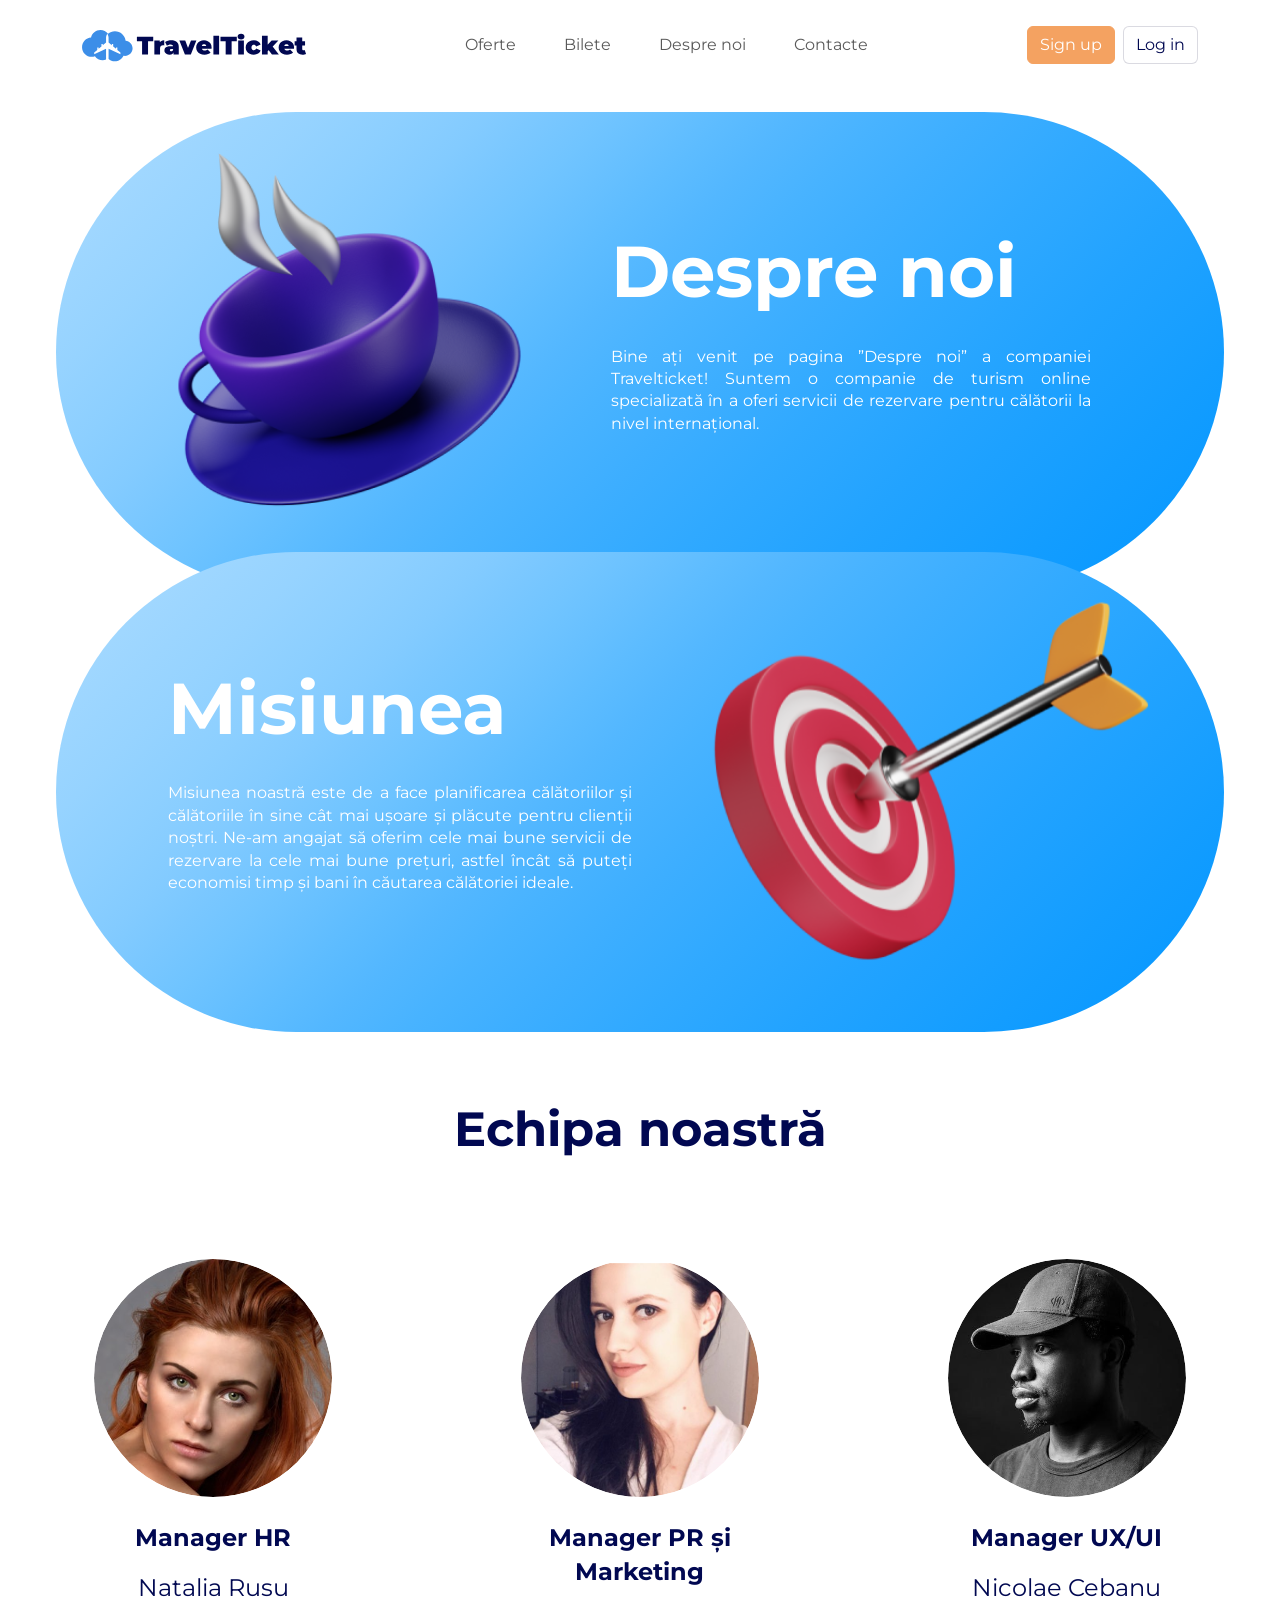
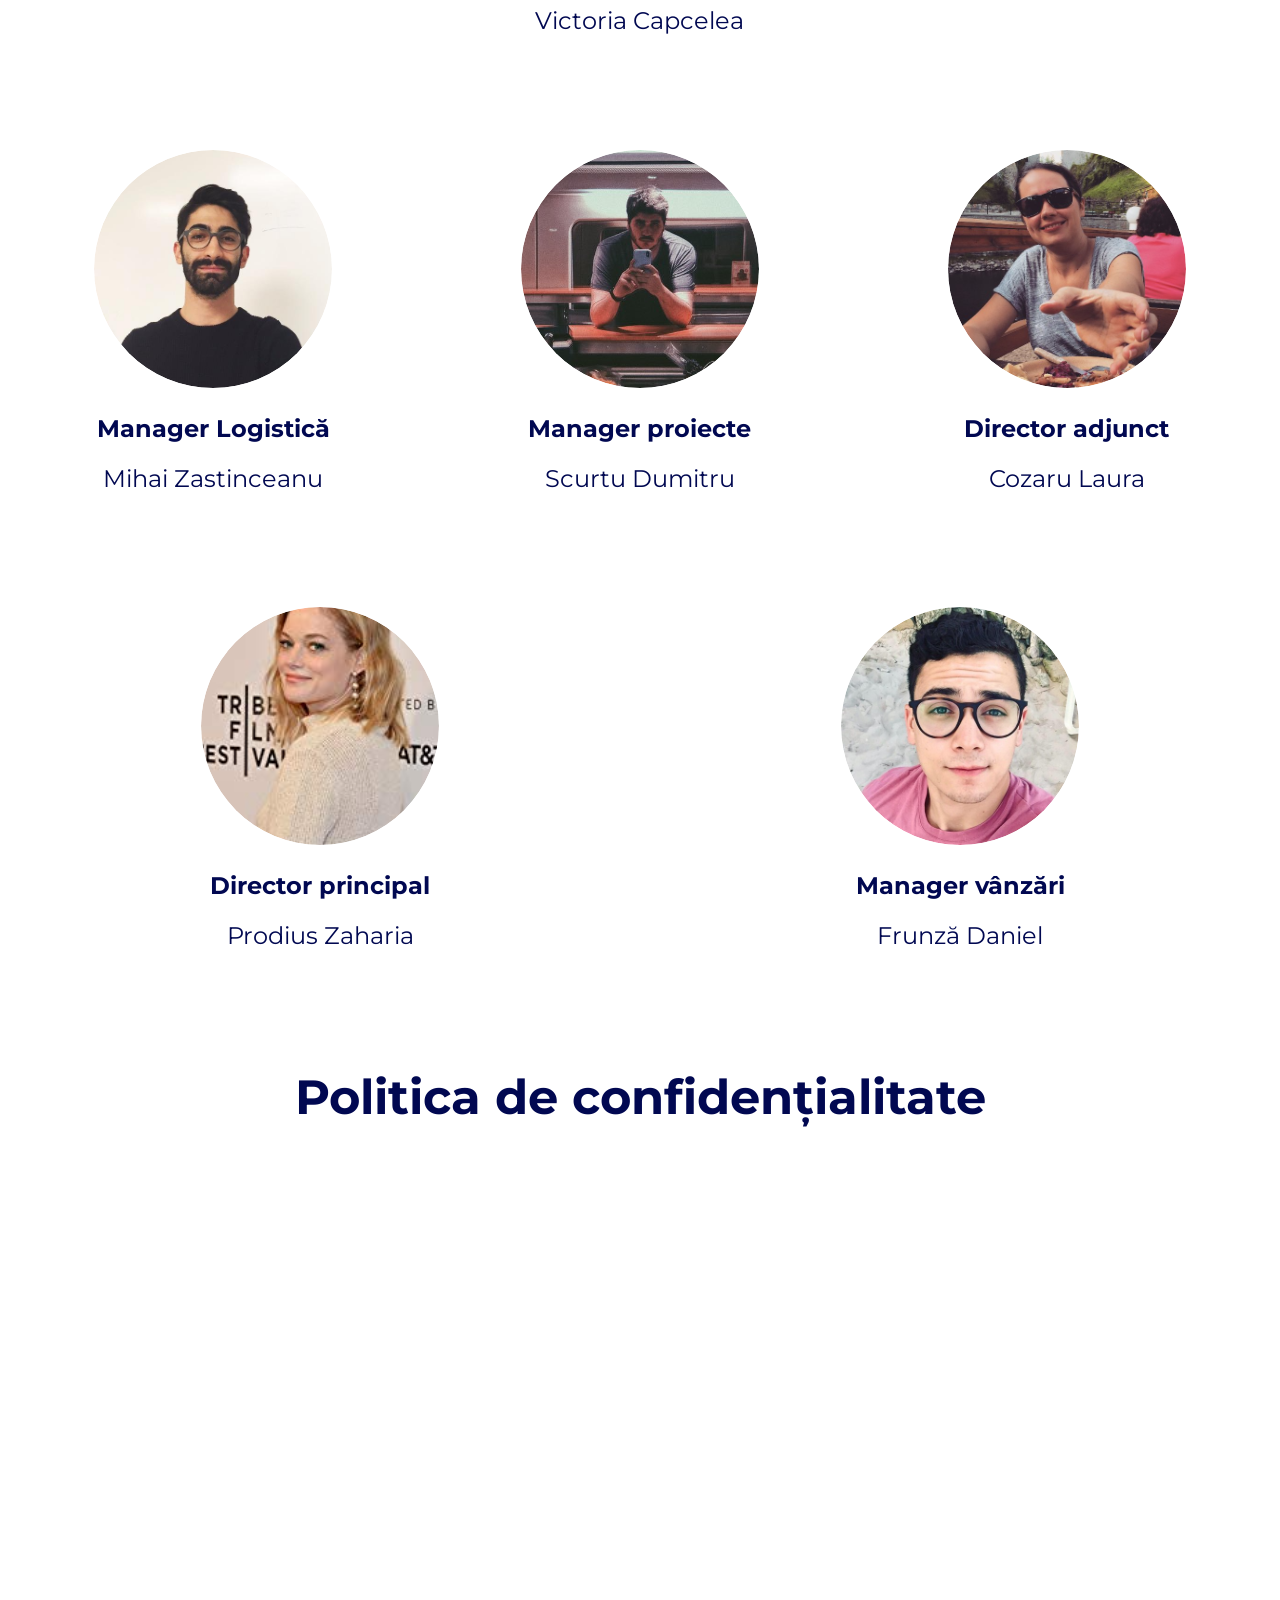
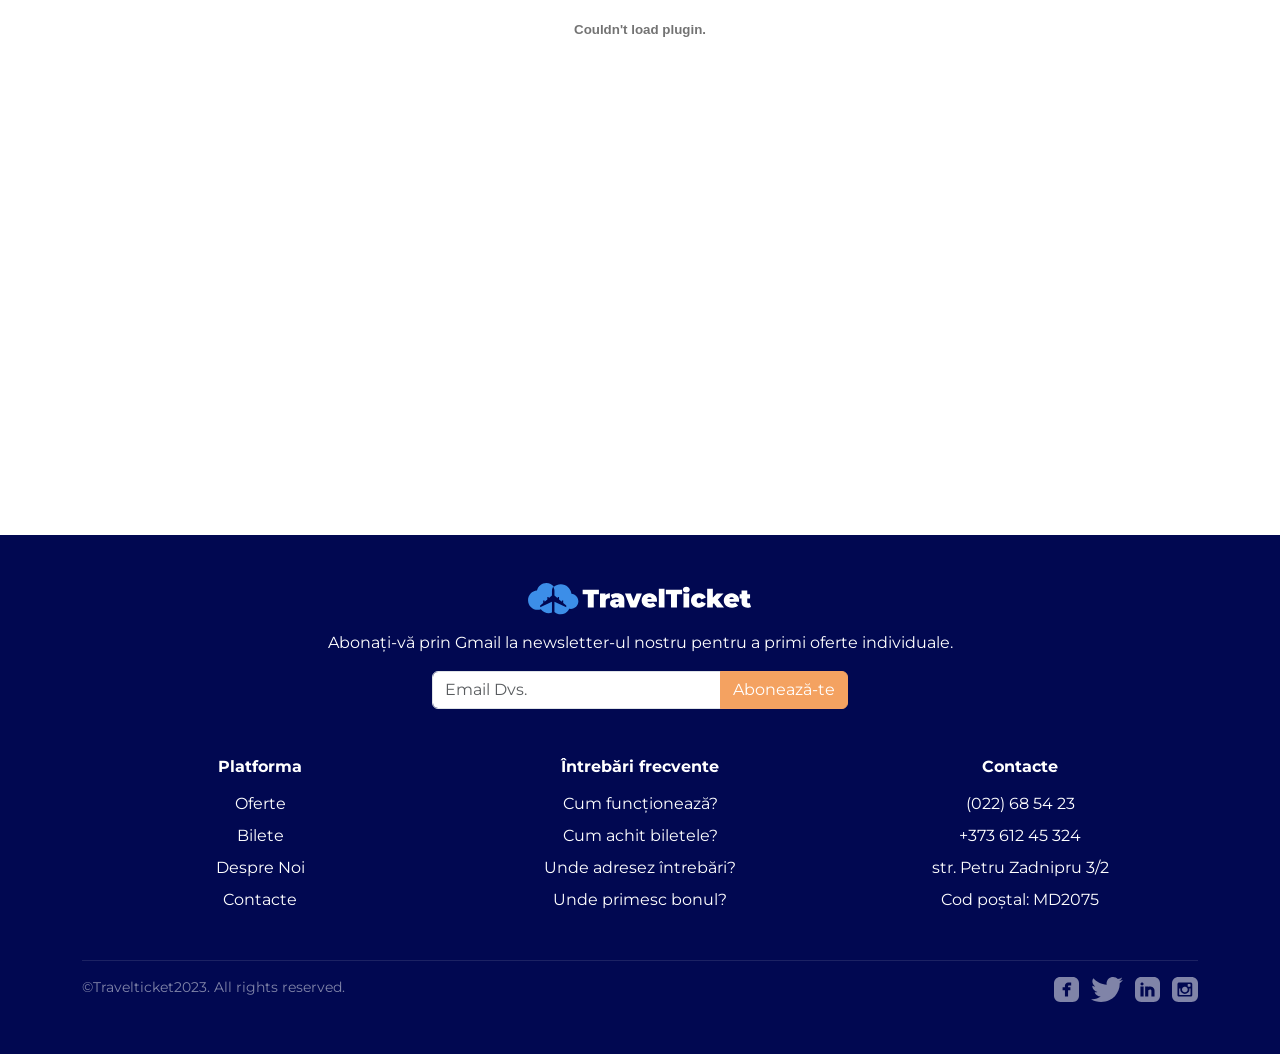
<file: desprenoi.html>
<!DOCTYPE html>
<html lang="en">

<head>
    <meta charset="UTF-8">
    <meta http-equiv="X-UA-Compatible" content="IE-edge">
    <meta name="viewport" content="width=device-width, initial-scale=1.0">
    <title>Despre noi</title>
    <link href="https://cdn.jsdelivr.net/npm/bootstrap@5.3.3/dist/css/bootstrap.min.css" rel="stylesheet"
        integrity="sha384-QWTKZyjpPEjISv5WaRU9OFeRpok6YctnYmDr5pNlyT2bRjXh0JMhjY6hW+ALEwIH" crossorigin="anonymous">
    <link rel="stylesheet" href="./Assets/Css/style.css">
    <link rel="stylesheet" href="./Assets/Css/desprenoi.css">
    <link rel="shortcut icon" href="./Assets/Img/icon.svg">
    <script src="./Assets/Js/script.js"></script>
</head>

<body>
    <div style="display: flex; flex-direction: column; align-items: center; padding-left: 2rem; padding-right: 2rem;">
        <header>
            <nav class="navbar navbar-expand-lg fixed-top">
                <div class="container">
                    <a class="navbar-brand" href="index.html"><img class="logo img-fluid" src="./Assets/Img/logo.svg"
                            alt="TravelTicket"></a>
                    <button class="navbar-toggler shadow-none border-0" type="button" data-bs-toggle="offcanvas"
                        data-bs-target="#offcanvasNavbar" aria-controls="offcanvasNavbar"
                        aria-label="Toggle navigation">
                        <span class="navbar-toggler-icon"></span>
                    </button>
                    <div class="offcanvas offcanvas-end" tabindex="-1" id="offcanvasNavbar"
                        aria-labelledby="offcanvasNavbarLabel">
                        <div class="offcanvas-header">
                            <h5 class="offcanvas-title" id="offcanvasNavbarLabel">Menu</h5>
                            <button type="button" class="btn-close" data-bs-dismiss="offcanvas"
                                aria-label="Close"></button>
                        </div>
                        <div class="offcanvas-body d-flex flex-column flex-lg-row p-4 p-lg-0">
                            <ul class="navbar-nav justify-content-center flex-grow-1 pe-3">
                                <li class="nav-item mx-3">
                                    <a class="nav-link" href="oferte.html">Oferte</a>
                                </li>
                                <li class="nav-item mx-3">
                                    <a class="nav-link" href="bilete.html">Bilete</a>
                                </li>
                                <li class="nav-item mx-3">
                                    <a class="nav-link" href="desprenoi.html">Despre noi</a>
                                </li>
                                <li class="nav-item mx-3">
                                    <a class="nav-link" href="contacte.html">Contacte</a>
                                </li>
                            </ul>
                            <div class="d-flex justify-content-center align-items-center gap-2">
                                <button class="btn btn-primary" type="button" onclick="goToLoginPage()">Sign up</button>
                                <button class="btn btn-outline-secondary" type="button" onclick="goToLoginPage()">Log
                                    in</button>
                            </div>
                        </div>
                    </div>
                </div>
            </nav>
        </header>
    </div>

    <div class="container-responsive-1">
        <div class="container_1">
            <img src="./Assets/Img/img3-1.svg">
            <div class="section_1">
                <h1>Despre noi</h1>
                <p>Bine ați venit pe pagina ”Despre noi” a companiei Travelticket! Suntem o companie de turism online
                    specializată în a oferi servicii de rezervare pentru călătorii la nivel internațional.</p>
            </div>
        </div>
        <div class="container_2">
            <div class="section_1">
                <h1>Misiunea</h1>
                <p>Misiunea noastră este de a face planificarea călătoriilor și călătoriile în sine cât mai ușoare și
                    plăcute pentru clienții noștri. Ne-am angajat să oferim cele mai bune servicii de rezervare la cele
                    mai bune prețuri, astfel încât să puteți economisi timp și bani în căutarea călătoriei ideale.</p>
            </div>
            <img src="./Assets/Img/img3-2.svg">
        </div>
    </div>

    <h2 class="h2">Echipa noastră</h2>

    <div class="container-team">
        <div class="team-member">
            <div class="member-photo-1"></div>
            <p class="member-function">Manager HR</p>
            <p class="member-name">Natalia Rusu</p>
        </div>
        <div class="team-member">
            <div class="member-photo-2"></div>
            <p class="member-function">Manager PR și <br>
                Marketing</p>
            <p class="member-name">Victoria Capcelea</p>
        </div>
        <div class="team-member">
            <div class="member-photo-3"></div>
            <p class="member-function">Manager UX/UI</p>
            <p class="member-name">Nicolae Cebanu</p>
        </div>
        <div class="team-member">
            <div class="member-photo-4"></div>
            <p class="member-function">Manager Logistică</p>
            <p class="member-name">Mihai Zastinceanu</p>
        </div>
        <div class="team-member">
            <div class="member-photo-5"></div>
            <p class="member-function">Manager proiecte</p>
            <p class="member-name">Scurtu Dumitru</p>
        </div>
        <div class="team-member">
            <div class="member-photo-6"></div>
            <p class="member-function">Director adjunct</p>
            <p class="member-name">Cozaru Laura</p>
        </div>
        <div class="team-member">
            <div class="member-photo-7"></div>
            <p class="member-function">Director principal</p>
            <p class="member-name">Prodius Zaharia</p>
        </div>
        <div class="team-member">
            <div class="member-photo-8"></div>
            <p class="member-function">Manager vânzări</p>
            <p class="member-name">Frunză Daniel</p>
        </div>
    </div>

    <div style="text-align: center;">
        <h2 class="h2">Politica de confidențialitate</h2>
        <div style="margin: 0 auto; width: 80%; margin-bottom: 3rem;">
            <embed src="./Assets/TravelTicket.pdf" type="application/pdf" width="100%" height="900px" />
        </div>
    </div>

    <footer class="py-5 mt-5 text-white">
        <div class="container">
            <div
                class="row justify-content-center align-items-center justify-content-md-between footer_section text-center text-xxl-start">

                <div class="col-xxl-4 col-xl-12 mb-5 email align-items-center d-flex flex-column">
                    <a href="index.html" class="d-block mb-3 logo">
                        <img src="./Assets/Img/logo-2.svg" alt="Logo" class="img-fluid">
                    </a>
                    <p>Abonați-vă prin Gmail la newsletter-ul nostru pentru a primi oferte individuale.</p>
                    <form class="input-group email-form">
                        <input type="email" class="form-control" placeholder="Email Dvs." aria-label="Email Dvs.">
                        <button class="btn btn-primary" type="submit">Abonează-te</button>
                    </form>
                </div>

                <div class="col-md-4 col-xxl-2 mb-4 title-list_section">
                    <h5 class="title-list">Platforma</h5>
                    <ul class="list-unstyled options">
                        <li><a href="oferte.html" class="text-decoration-none list-link">Oferte</a></li>
                        <li><a href="bilete.html" class="text-decoration-none list-link">Bilete</a></li>
                        <li><a href="desprenoi.html" class="text-decoration-none list-link">Despre Noi</a></li>
                        <li><a href="contacte.html" class="text-decoration-none list-link">Contacte</a></li>
                    </ul>
                </div>
                <div class="col-md-4 col-xxl-2 mb-4 title-list_section">
                    <h5 class="title-list">Întrebări frecvente</h5>
                    <ul class="list-unstyled options">
                        <li><a href="#" class="text-decoration-none list-link">Cum funcționează?</a></li>
                        <li><a href="#" class="text-decoration-none list-link">Cum achit biletele?</a></li>
                        <li><a href="#" class="text-decoration-none list-link">Unde adresez întrebări?</a></li>
                        <li><a href="#" class="text-decoration-none list-link">Unde primesc bonul?</a></li>
                    </ul>
                </div>
                <div class="col-md-4 col-xxl-2 mb-4 title-list_section">
                    <h5 class="title-list">Contacte</h5>
                    <ul class="list-unstyled options">
                        <li>
                            <p class="mb-1">(022) 68 54 23</p>
                        </li>
                        <li>
                            <p class="mb-1">+373 612 45 324</p>
                        </li>
                        <li>
                            <p class="mb-1">str. Petru Zadnipru 3/2</p>
                        </li>
                        <li>
                            <p class="mb-1">Cod poștal: MD2075</p>
                        </li>
                    </ul>
                </div>

            </div>
            <hr>
            <div class="row footer-row text-center text-md-start">
                <div class="col-md-6">
                    <p class="trademark mb-2">©Travelticket2023. All rights reserved.</p>
                </div>
                <div class="col-md-6 image-container text-center text-md-end">
                    <a href="#" class="me-2"><img src="./Assets/Img/VectorFacebook.svg" alt="Facebook"></a>
                    <a href="#" class="me-2"><img src="./Assets/Img/VectorTwitter.svg" alt="Twitter"></a>
                    <a href="#" class="me-2"><img src="./Assets/Img/VectorLinkedln.svg" alt="LinkedIn"></a>
                    <a href="#"><img src="./Assets/Img/VectorInstagram.svg" alt="Instagram"></a>
                </div>
            </div>
        </div>
    </footer>

    <script src="https://cdn.jsdelivr.net/npm/bootstrap@5.3.3/dist/js/bootstrap.bundle.min.js"
        integrity="sha384-YvpcrYf0tY3lHB60NNkmXc5s9fDVZLESaAA55NDzOxhy9GkcIdslK1eN7N6jIeHz"
        crossorigin="anonymous"></script>

    <script>
        function goToLoginPage() {
            window.location.href = "logare.html";
        }
    </script>
</body>
</file>
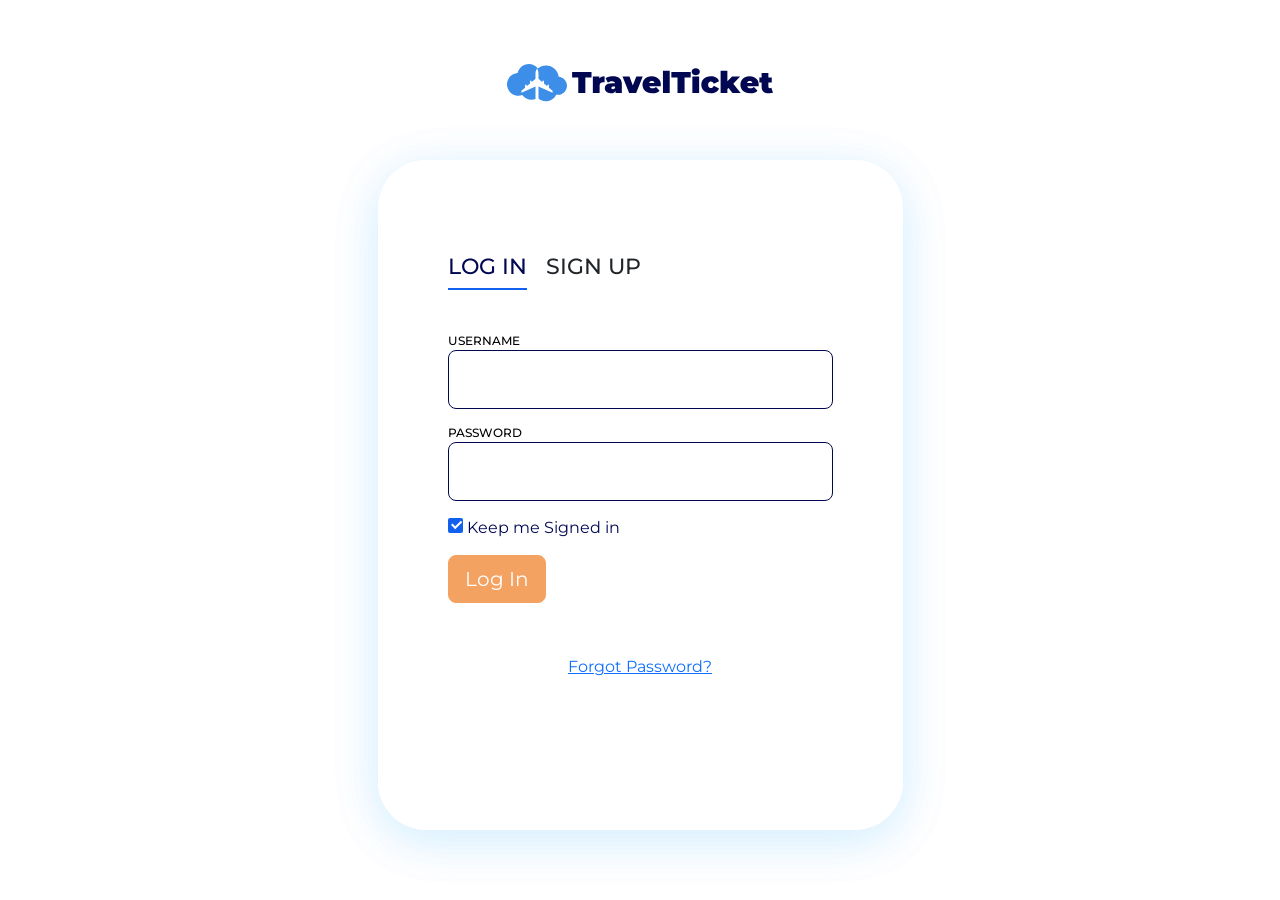
<file: logare.html>
<!DOCTYPE html>
<html lang="ro">

<head>
    <meta charset="UTF-8">
    <meta http-equiv="X-UA-Compatible" content="IE-edge">
    <meta name="viewport" content="width=device-width, initial-scale=1.0">
    <title>Contacte</title>
    <link href="https://cdn.jsdelivr.net/npm/bootstrap@5.3.3/dist/css/bootstrap.min.css" rel="stylesheet"
        integrity="sha384-QWTKZyjpPEjISv5WaRU9OFeRpok6YctnYmDr5pNlyT2bRjXh0JMhjY6hW+ALEwIH" crossorigin="anonymous">
    <link rel="stylesheet" href="./Assets/Css/style.css">
    <link rel="stylesheet" href="./Assets/Css/logare.css">
    <link rel="shortcut icon" href="./Assets/Img/icon.svg">
    <script src="./Assets/Js/script3.js"></script>
</head>

<body>
    <div class="container flex-column d-flex">
        <header style="display:flex; justify-content: center; align-items: center; margin:4rem">
            <a href="index.html" class="logo">
                <img src="./Assets/Img/logo.svg">
            </a>

        </header>


        <div class="login-wrap">
            <div class="login-html">
                <input id="tab-1" type="radio" name="tab" class="sign-in" checked><label for="tab-1" class="tab">Log
                    In</label>
                <input id="tab-2" type="radio" name="tab" class="sign-up"><label for="tab-2" class="tab">Sign Up</label>
                <div class="login-form">
                    <form class="sign-in-htm">
                        <div class="group">
                            <label for="user" class="label">Username</label>
                            <input id="user" type="text" class="input" name="username">
                        </div>
                        <div class="group">
                            <label for="pass" class="label">Password</label>
                            <input id="pass" type="password" class="input" data-type="password" name="password">
                        </div>
                        <div class="group">
                            <input id="check" type="checkbox" class="check" checked>
                            <label for="check"><span class="icon"></span> Keep me Signed in</label>
                        </div>
                        <div class="group">
                            <input type="submit" class="btn btn-primary btn-lg" value="Log In">
                        </div>
                        <div class="hr"></div>
                        <div class="foot-lnk">
                            <a href="#forgot">Forgot Password?</a>
                        </div>
                    </form>
                    <form class="sign-up-htm">
                        <div class="group">
                            <label for="new-user" class="label">New Username</label>
                            <input id="new-user" type="text" class="input" name="new_username">
                        </div>
                        <div class="group">
                            <label for="new-pass" class="label">New Password</label>
                            <input id="new-pass" type="password" class="input" data-type="password" name="new_password">
                        </div>
                        <div class="group">
                            <label for="repeat-pass" class="label">Repeat Password</label>
                            <input id="repeat-pass" type="password" class="input" data-type="password"
                                name="repeat_password">
                        </div>
                        <div class="group">
                            <label for="email" class="label">Email Address</label>
                            <input id="email" type="text" class="input" name="email">
                        </div>
                        <div class="group">
                            <input type="submit" class="btn btn-outline-secondary btn-lg" value="Sign Up">
                        </div>
                        <div class="hr"></div>
                        <div class="foot-lnk">
                            <label for="tab-1">Already Member?</a>
                        </div>
                    </form>
                </div>
            </div>
        </div>
        <script src="https://cdn.jsdelivr.net/npm/bootstrap@5.3.3/dist/js/bootstrap.bundle.min.js"
            integrity="sha384-YvpcrYf0tY3lHB60NNkmXc5s9fDVZLESaAA55NDzOxhy9GkcIdslK1eN7N6jIeHz"
            crossorigin="anonymous"></script>
    </div>

</body>

</html>
</file>
<file: Assets/Css/style.css>
@import url("https://fonts.googleapis.com/css2?family=Montserrat:ital,wght@0,100;0,200;0,300;0,400;0,500;0,600;0,700;0,800;0,900;1,100;1,200;1,300;1,400;1,500;1,600;1,700;1,800;1,900&display=swap");

body,
* {
  margin: 0;
  padding: 0;
  box-sizing: border-box;
  font-family: "Montserrat", sans-serif;
}

.navbar {
  padding-top: 24px;
  padding-bottom: 24px;
  background-color: #fff;
}

.navbar-toggler-icon {
  background-image: url("data:image/svg+xml;charset=utf8,%3Csvg viewBox='0 0 30 30' xmlns='http://www.w3.org/2000/svg'%3E%3Cpath stroke='%23010851' stroke-width='3.2' stroke-linecap='round' stroke-miterlimit='10' d='M4 7h22M4 15h22M4 23h22'/%3E%3C/svg%3E");
}

.offcanvas-header {
  border-bottom: 1.2px solid #010851;
}
.logo {
  max-height: 2rem;
}
.btn-primary {
  --bs-btn-color: #fff;
  --bs-btn-bg: #f4a261;
  --bs-btn-border-color: #f4a261;
  --bs-btn-hover-color: #f4a261;
  --bs-btn-hover-bg: #fff;
  --bs-btn-hover-border-color: #f4a261;
  --bs-btn-focus-shadow-rgb: 244, 162, 97;
  --bs-btn-active-color: #fff;
  --bs-btn-active-bg: #f4a261;
  --bs-btn-active-border-color: #f4a261;
  --bs-btn-active-shadow: inset 0 3px 5px rgba(0, 0, 0, 0.125);
  --bs-btn-disabled-color: #fff;
  --bs-btn-disabled-bg: #f4a261;
  --bs-btn-disabled-border-color: #f4a261;
}
.btn-outline-secondary {
  --bs-btn-color: #010851;
  --bs-btn-bg: #fff;
  --bs-btn-border-color: #45486833;
  --bs-btn-hover-color: #fff;
  --bs-btn-hover-bg: #010851;
  --bs-btn-hover-border-color: #45486833;
  --bs-btn-focus-shadow-rgb: 244, 162, 97;
  --bs-btn-active-color: #010851;
  --bs-btn-active-bg: #fff;
  --bs-btn-active-border-color: #45486833;
  --bs-btn-active-shadow: inset 0 3px 5px rgba(0, 0, 0, 0.125);
  --bs-btn-disabled-color: #010851;
  --bs-btn-disabled-bg: #fff;
  --bs-btn-disabled-border-color: #45486833;
}

@media screen and (max-width: 1400px) {
}
@media screen and (max-width: 1200px) {
}
@media screen and (max-width: 991px) {
  .navbar {
    font-size: 1.5rem;
  }
}
@media screen and (max-width: 768px) {
  .logo {
    max-height: 1.8rem;
  }
}
@media screen and (max-width: 576px) {
}

footer {
  background: #010851;
  color: white;
  padding: 3rem;
}

footer .logo img {
  max-height: 2rem;
}

footer hr {
  border-color: #ffffff6d;
  margin: 1rem 0;
}

.email-form {
  display: flex;
}

.title-list {
  color: #fff;
  font-size: 1rem;
  font-weight: 700;
  margin-bottom: 1rem;
}

.options {
  list-style: none;
  padding: 0;
  margin: 0;
}

.options li {
  margin-bottom: 0.5rem;
}

.options li a {
  text-decoration: none;
  color: #fff;
  transition: color 0.3s ease-in-out;
}

.options li a:hover {
  color: #f4a261;
}

.trademark {
  color: #ffffff80;
  font-size: 0.875rem;
}

.image-container img {
  height: 1.6rem;
}
.input-group {
  max-width: 26rem;
}
</file>
<file: Assets/Css/index.css>
.box-1 {
  min-height: 38rem;
  max-width: 100rem;
  width: 100%;
  margin: 6rem 2rem;
  margin-bottom: 0;
  box-sizing: border-box;
  padding-right: 3rem;
  padding-left: 3rem;
  display: flex;
  justify-content: space-around;
  align-items: center;
  border-radius: 3rem 3rem 18.75rem 3rem;
  background: linear-gradient(
    135deg,
    #abdcff 0%,
    #a0d7ff 8.82%,
    #96d3ff 15.94%,
    #8ccfff 21.69%,
    #83cbff 26.37%,
    #79c7ff 30.32%,
    #70c4ff 33.85%,
    #67c0ff 37.29%,
    #5dbcff 40.96%,
    #53b7ff 45.18%,
    #48b3ff 50.26%,
    #3daeff 56.54%,
    #30a9ff 64.33%,
    #22a3ff 73.96%,
    #139dff 85.74%,
    #0396ff 100%
  );
}
.box-1 h1 {
  color: #fff;
  font-size: 3.8rem;
  font-style: normal;
  font-weight: 700;
  line-height: 140%;
}
.box-1 p {
  color: #fff;
  text-align: justify;
  font-size: 1rem;
  font-style: normal;
  font-weight: 400;
  margin-top: 1.5rem;
  margin-bottom: 3rem;
}

.box-1 img {
  max-width: 48rem;
  padding: 1rem;
  margin: 1rem;
}

.box-1 .section {
  max-width: 40rem;
  padding: 1rem;
  padding-right: 2rem;
}

.box-1 .sign-up {
  font-size: 1.2rem;
  padding: 0.88rem 1.75rem;
}

.box-1 .sign-up:hover {
  font-size: 1.2rem;
  padding: 1rem 2rem;
}

.box-2 {
  max-width: 97rem;
  width: 100%;
  display: flex;
  margin: 4rem 4.5rem;
  justify-content: space-evenly;
}
.box-2 .section {
  margin-right: 4.5rem;
  max-width: 17.5rem;
}
.box-2 h2 {
  color: #010851;
  font-size: 2.8rem;
  font-style: normal;
  font-weight: 700;
  line-height: 140%;
}
.box-2 p {
  color: #000;
  padding-top: 1.5rem;
  text-align: justify;
  font-size: 1rem;
  font-style: normal;
  font-weight: 400;
  line-height: 140%;
}

.box-2 .container-responsive {
  flex: 1;
  display: flex;
  justify-content: space-between;
}

.box-2 .container,
.box-2 .container-2 {
  display: flex;
  flex-direction: column;
  align-items: center;
  flex-shrink: unset;
  max-width: 23rem;
  height: 24.8rem;
  padding: 3rem 3.4rem 2rem 3.4rem;
  border-radius: 3rem;
  background: #fff;
  box-shadow: 0px 10px 50px 0px rgba(16, 156, 255, 0.15);
  transition: transform 0.3s ease-in-out;
}

.box-2 .container-2 {
  margin-top: 6rem;
  margin-right: 2.5rem;
  margin-left: 2.5rem;
}

.box-2 .container:hover,
.box-2 .container-2:hover {
  transform: scale(1.05);
}

.box-2 .container img,
.box-2 .container-2 img {
  max-width: 10rem;
}
.box-2 .container h3,
.box-2 .container-2 h3 {
  color: #010851;
  text-align: center;
  margin: 1.5rem;
  font-size: 1.3rem;
  font-style: normal;
  font-weight: 700;
  line-height: 130%;
}

.box-3 {
  padding: 6.25rem 8rem 6.25rem 8rem;
  background: rgba(16, 156, 255, 0.05);
}

.box-3 h2 {
  color: #010851;
  font-size: 2.8rem;
  font-style: normal;
  font-weight: 700;
  line-height: 140%;
}

.box-3 p {
  color: #000;
  text-align: justify;
  font-size: 1rem;
  margin-top: 1.5rem;
  margin-bottom: 3rem;
  font-style: normal;
  font-weight: 400;
  line-height: 140%;
}
.box-3 img {
  margin-right: 4rem;
  margin-left: 4rem;
  max-width: 30.5rem;
}
.box-3 .container {
  display: flex;
  align-items: center;
  justify-content: space-evenly;
  margin-top: 2rem;
  margin-bottom: 2rem;
}
.box-3 .section {
  max-width: 35.5rem;
}

.box-3 .sign-up,
.box-3 .log-in {
  font-size: 1.2rem;
  padding: 0.88rem 1.75rem;
}

.box-3 .sign-up:hover,
.box-3 .log-in:hover {
  font-size: 1.2rem;
  padding: 1rem 2rem;
}

.box-3 span {
  color: #139dff;
}

.box-4 span {
  font-weight: bold;
  text-decoration: underline;
}

.box-4 {
  border-radius: 3rem;
  max-width: 87.5rem;
  min-height: 37.5rem;
  background: linear-gradient(
    135deg,
    #abdcff 0%,
    #a0d7ff 8.82%,
    #96d3ff 15.94%,
    #8ccfff 21.69%,
    #83cbff 26.37%,
    #79c7ff 30.32%,
    #70c4ff 33.85%,
    #67c0ff 37.29%,
    #5dbcff 40.96%,
    #53b7ff 45.18%,
    #48b3ff 50.26%,
    #3daeff 56.54%,
    #30a9ff 64.33%,
    #22a3ff 73.96%,
    #139dff 85.74%,
    #0396ff 100%
  );
  margin: 10rem 6.25rem 10rem 6.25rem;
}

.box-4 {
  padding: 4rem 5rem 4rem 5rem;
  display: flex;
  justify-content: space-around;
}

.box-4 h2 {
  color: #fff;
  font-size: 3rem;
  font-style: normal;
  font-weight: 700;
  line-height: 140%;
}

.box-4 p {
  color: #fff;
  text-align: justify;
  font-size: 1rem;
  font-style: normal;
  margin-top: 1.5rem;
  margin-bottom: 1.5rem;
  font-weight: 400;
  line-height: 140%;
}

.box-4 .email-1 input[type="text"] {
  width: 100%;
  margin-bottom: 3rem;
  background: #fff;
  color: #010851;
  min-height: 5rem;
  padding: 1rem;
  font-size: 1.5rem;
  font-style: normal;
  font-weight: 400;
  line-height: 140%;
  border: 0;
  border-radius: 0.625rem;
}

.box-4 .sign-up {
  font-size: 1.2rem;
  padding: 0.88rem 1.75rem;
}

.box-4 .sign-up:hover {
  font-size: 1.2rem;
  padding: 1rem 2rem;
}

.box-4 .section {
  margin-right: 4rem;
  max-width: 40rem;
}

@media screen and (max-width: 1350px) {
  .box-1 img {
    max-height: 30rem;
  }
  .box-1 h1 {
    font-size: 3.1rem;
  }
  .box-2 {
    display: flex;
    flex-direction: column;
  }
  .box-2 .section {
    text-align: center;
    max-width: max-content;
    margin-left: auto;
    margin-right: auto;
  }
  .box-2 .section p {
    font-size: 1.3rem;
    text-align: center;
  }
  .box-2 .container-responsive {
    align-items: center;
    margin-top: 2rem;
  }
  .box-2 .container-2,
  .box-2 .container {
    justify-content: center;
    max-width: 25rem;
    margin-top: 0rem;
  }
  .box-3 {
    display: flex;
    flex-direction: column-reverse;
  }
  .box-3 h2 {
    text-align: center;
  }
  .box-3 p {
    text-align: center;
  }
  .box-3 img {
    order: 1;
    margin: 0;
    margin-top: 3rem;
    margin-bottom: 3rem;
  }
  .box-3 .container {
    flex-direction: column;
  }
  .box-3 .section {
    order: 2;
    display: flex;
    flex-direction: column;
    align-items: center;
  }
  .box-4 {
    align-items: center;
    flex-wrap: wrap;
  }
  .box-4 p,
  .box-4 h2,
  .box-4 .email-1 input[type="text"] {
    text-align: center;
  }
  .box-4 .sign-up {
    margin-left: auto;
    margin-right: auto;
  }
  .box-4 .section {
    margin: 0;
  }
  .box-4 img {
    max-width: 100%;
  }
}

@media screen and (max-width: 1050px) {
  .box-1 {
    border-radius: 5rem;
  }
  .box-1 img {
    max-width: 23rem;
    margin-right: 2rem;
    margin-left: 2rem;
  }
  .box-1 p {
    text-align: center;
    font-size: 0.9rem;
  }
  .box-1 h1 {
    text-align: center;
    font-size: 2.7rem;
  }
  .box-1 .section {
    display: flex;
    flex-direction: column;
    align-items: center;
  }
  .box-2 .container-2,
  .box-2 .container {
    margin: 0 1.5rem 1.5rem 1.5rem;
  }
  .box-2 .container-responsive {
    flex-wrap: wrap;
    justify-content: space-evenly;
  }
}

@media (max-width: 875px) {
  .box-1 {
    flex-direction: column-reverse;
    border-radius: 3rem;
    padding: 2rem;
  }

  .box-1 p {
    font-size: 1rem;
    margin-top: 1rem;
    margin-bottom: 2rem;
  }

  .box-1 img,
  .box-1 .section {
    max-width: 100%;
    padding: 2rem;
  }
  .box-4 h2 {
    font-size: 2.7rem;
  }
  .box-3 img {
    max-width: 18rem;
  }
  .box-3 {
    padding: 2rem;
  }
  .box-2 .container {
    margin: 0.5rem;
    padding: 1rem;
  }
  .box-4 {
    margin-right: 0;
    margin-left: 0;
    padding: 4rem;
  }
  .box-4 img {
    display: none;
  }
}
</file>
<file: Assets/Css/bilete.css>
.search-section {
  margin-top: 100px;
}

.search-form {
  background-color: #fff;
  padding: 3rem;
  border-radius: 10px;
  box-shadow: 0 0 10px rgba(0, 0, 0, 0.1);
}

.form-check-inline {
  margin-right: 20px;
}

.form-control::placeholder {
  color: #adb5bd;
}

.tickets-list {
  margin-top: 50px;
  margin-left: 1rem;
  margin-right: 1rem;
}

.ticket-item {
  background-color: #fff;
  border: 1px solid #dee2e6;
  border-radius: 10px;
  padding: 20px;
  margin-bottom: 20px;
  display: flex;
  align-items: center;
  transition: transform 0.3s;
  box-shadow: 0 0 10px rgba(0, 0, 0, 0.1);
}

.ticket-item:hover {
  transform: translateY(-5px);
}

.ticket-item strong {
  color: #010851;
}
.h1 {
  color: #010851;
  font-size: 3.5rem;
  font-style: normal;
  font-weight: 700;
  line-height: 140%;
  margin: 2rem 1rem;
}
@media screen and (max-width: 768px) {
  .h1 {
    font-size: 2.5rem;
    margin: 1rem;
  }
}
</file>
<file: Assets/Css/contacte.css>
.h2 {
  color: #010851;
  text-align: center;
  font-size: 3rem;
  font-style: normal;
  font-weight: 700;
  line-height: 140%;
  margin: 2rem 12rem;
  margin-top: 7rem;
}
.container-box-5 {
  display: flex;
  justify-content: space-evenly;
  flex-wrap: wrap;
  align-items: center;
  margin: 3rem;
}
.box-5 {
  order: 2;
  display: flex;
  flex-direction: column;
  align-items: center;
  max-width: 37rem;
  width: 100%;
  margin-top: 3rem;
  margin-left: 2rem;
  margin-right: 1rem;
  padding: 4.4rem 6rem;
  border-radius: 3rem;
  background: #fff;
  box-shadow: 0px 10px 50px 0px rgba(16, 156, 255, 0.1);
}
.box-5 h2 {
  margin-bottom: 2rem;
  color: #010851;
  font-size: 2.7rem;
  font-style: normal;
  font-weight: 700;
  line-height: 140%;
}
.box-5 ul {
  padding: 0;
}
.box-5 ul li {
  list-style-type: none;
  margin-bottom: 0.81rem;
  color: #010851;
  text-align: center;
  font-size: 2rem;
  font-style: normal;
  font-weight: 400;
  line-height: 140%;
}
.box-5 .img-container img {
  height: 2rem;
}
.box-5 .img-container a {
  margin-top: 0.69rem;
  height: 2rem;
}
.box-5 .img-container {
  max-width: 14rem;
  width: 100%;
  display: flex;
  justify-content: space-around;
  align-items: center;
}
.box-6 {
  order: 1;
  max-width: 43rem;
  width: 100%;
  border-radius: 3rem;
  background: #fff;
  box-shadow: 0px 10px 50px 0px rgba(16, 156, 255, 0.1);
  padding: 4.1rem 5.94rem;
}

.box-6 .email-form {
  max-width: 31.2rem;
  width: 100%;
  display: flex;
  flex-direction: column;
  align-items: flex-start;
}

.box-6 p {
  color: #010851;
  font-size: 1rem;
  margin-left: 1.5rem;
  margin-right: 1.5rem;
  margin-bottom: 0.13rem;
  font-style: normal;
  font-weight: 600;
  line-height: normal;
}

.box-6 input[type="text"],
.box-6 input[type="email"],
.box-6 textarea {
  width: 100%;
  margin-right: 0;
  min-height: 3.8rem;
  margin-bottom: 1.5rem;
  padding: 1rem;
  font-size: 1.125rem;
  font-style: normal;
  font-weight: 600;
  line-height: normal;
  color: #010851;
  border: 1px solid #010851;
  border-radius: 0.5rem;
}
.box-6 textarea {
  min-height: 12.5rem;
}

.img-container a img {
  transition: transform 0.3s ease;
}

.img-container a img:hover {
  transform: scale(1.1);
}

.box-5,
.box-6 {
  transition: transform 0.3s ease;
}

.box-5:hover,
.box-6:hover {
  transform: translateY(-5px);
}
.map-container {
  padding-bottom: 50%;
  margin: 9vw;
  position: relative;
}

.map-container iframe {
  border: 0;
  width: 1450px;
  height: 600px;
  border-radius: 2rem;
  height: 100%;
  width: 100%;
  left: 0;
  top: 0;
  position: absolute;
}

@media screen and (max-width: 1350px) {
  .box-5 {
    order: 2;
  }
  .box-6 {
    order: 1;
    margin-bottom: 3rem;
  }
  .container-box-5 {
    flex-direction: column;
  }
}
@media screen and (max-width: 1200px) {
}
@media screen and (max-width: 1050px) {
  .h2 {
    font-size: 3rem;
  }
  .box-5 ul li {
    font-size: 1.5rem;
  }
  .box-5 h2 {
    font-size: 2.8rem;
  }
}
@media (max-width: 875px) {
  .h2 {
    max-width: 40rem;
    font-size: 2.5rem;
    margin-bottom: 0;
    margin-left: auto;
    margin-right: auto;
  }
  .box-5 {
    margin-left: 0;
    margin-right: 0;
  }
  .box-6 .email-form {
    align-items: center;
  }
}
@media screen and (max-width: 650px) {
  .box-6 {
    display: none;
  }
  .box-5 {
    margin-top: 0;
    padding: 3rem 3rem;
  }
  .box-5 ul li {
    font-size: 1.3rem;
  }
  .box-5 h2 {
    font-size: 2.5rem;
  }
  .h2 {
    margin-left: 1rem;
    margin-right: 1rem;
  }
}
</file>
<file: Assets/Css/desprenoi.css>
.h2 {
  color: #010851;
  text-align: center;
  font-size: 3rem;
  font-style: normal;
  font-weight: 700;
  line-height: 140%;
  margin: 3rem 12rem;
}
.container-responsive-1 {
  display: flex;
  flex-direction: column;
  align-items: center;
  padding-left: 3.5rem;
  padding-right: 3.5rem;
  margin-bottom: 4rem;
  margin-top: 7rem;
}
.container_1 {
  display: flex;
  align-items: center;
  justify-content: space-evenly;
  max-width: 85rem;
  width: 100%;
  padding: 4rem;
  max-height: 30rem;
  padding-bottom: 6rem;
  border-radius: 18.75rem;
  transition: transform 0.3s ease-in-out;
  background: linear-gradient(
    135deg,
    #abdcff 0%,
    #a0d7ff 8.82%,
    #96d3ff 15.94%,
    #8ccfff 21.69%,
    #83cbff 26.37%,
    #79c7ff 30.32%,
    #70c4ff 33.85%,
    #67c0ff 37.29%,
    #5dbcff 40.96%,
    #53b7ff 45.18%,
    #48b3ff 50.26%,
    #3daeff 56.54%,
    #30a9ff 64.33%,
    #22a3ff 73.96%,
    #139dff 85.74%,
    #0396ff 100%
  );
}
.container_2 {
  display: flex;
  align-items: center;
  justify-content: space-evenly;
  max-width: 85rem;
  width: 100%;
  max-height: 30rem;
  padding: 4rem;
  padding-bottom: 5rem;
  margin-top: -2.5rem;
  border-radius: 18.75rem;
  transition: transform 0.3s ease-in-out;
  background: linear-gradient(
    135deg,
    #abdcff 0%,
    #a0d7ff 8.82%,
    #96d3ff 15.94%,
    #8ccfff 21.69%,
    #83cbff 26.37%,
    #79c7ff 30.32%,
    #70c4ff 33.85%,
    #67c0ff 37.29%,
    #5dbcff 40.96%,
    #53b7ff 45.18%,
    #48b3ff 50.26%,
    #3daeff 56.54%,
    #30a9ff 64.33%,
    #22a3ff 73.96%,
    #139dff 85.74%,
    #0396ff 100%
  );
}
.section_1 {
  max-width: 30rem;
  margin-right: 3rem;
  margin-left: 3rem;
}
.section_1 h1 {
  color: #fff;
  font-family: Montserrat;
  font-size: 4.5rem;
  font-style: normal;
  font-weight: 700;
  line-height: 140%;
}
.section_1 p {
  color: #fff;
  margin-top: 1.5rem;
  text-align: justify;
  font-size: 1rem;
  font-style: normal;
  font-weight: 400;
  line-height: 140%;
}
.container_1 img {
  max-width: 25rem;
  width: 100%;
}
.container_2 img {
  max-width: 30rem;
  width: 100%;
}

.container_1:hover,
.container_2:hover {
  transform: scale(1.05);
}

@media screen and (max-width: 1200px) {
  .container_1,
  .container_2 {
    border-radius: 14rem;
    padding: 3rem;
  }
  .container_1 {
    padding-bottom: 6rem;
  }
  .container_1 img {
    max-width: 23rem;
  }
  .container_2 img {
    max-width: 27rem;
  }
  .section_1 h1 {
    font-size: 2.8rem;
  }
  .section_1 p {
    max-width: 25rem;
    font-size: 0.9rem;
  }
}

.team-member {
  text-align: center;
  margin: 3rem 5rem;
}

.member-function,
.member-name {
  color: #010851;
  font-size: 1.5rem;
  font-style: normal;
  line-height: 140%;
}

.member-function {
  font-weight: 700;
  margin-top: 1.5rem;
}

.member-name {
  font-weight: 400;
  margin-top: 0.75rem;
}

.member-photo-1,
.member-photo-2,
.member-photo-3,
.member-photo-4,
.member-photo-5,
.member-photo-6,
.member-photo-7,
.member-photo-8 {
  width: 14.875rem;
  height: 14.875rem;
  border-radius: 50%;
  background-size: cover;
  margin: 0 auto;
  transition: transform 0.3s ease-in-out;
}
.member-photo-1:hover,
.member-photo-2:hover,
.member-photo-3:hover,
.member-photo-4:hover,
.member-photo-5:hover,
.member-photo-6:hover,
.member-photo-7:hover,
.member-photo-8:hover {
  transform: scale(1.1);
}
.member-photo-1 {
  background-image: url("/Assets/Img/person\ 1.svg");
}

.member-photo-2 {
  background-image: url("/Assets/Img/person\ 2.svg");
}

.member-photo-3 {
  background-image: url("/Assets/Img/person\ 3.svg");
}

.member-photo-4 {
  background-image: url("/Assets/Img/person\ 4.svg");
}

.member-photo-5 {
  background-image: url("/Assets/Img/person\ 5.svg");
}

.member-photo-6 {
  background-image: url("/Assets/Img/person\ 6.svg");
}

.member-photo-7 {
  background-image: url("/Assets/Img/person\ 8.svg");
}
.member-photo-8 {
  background-image: url("/Assets/Img/person\ 7.svg");
}

.container-team {
  display: flex;
  flex-direction: row;
  flex-wrap: wrap;
  justify-content: space-around;
  margin-bottom: 3rem;
  margin-right: auto;
  margin-left: auto;
  max-width: 100rem;
}
@media screen and (max-width: 1050px) {
  .container-responsive-1 {
    margin-top: 7rem;
  }
  .container_1,
  .container_2 {
    display: flex;
    flex-direction: column;
    max-height: fit-content;
    margin: 2rem 0rem;
    max-width: 45rem;
    padding: 5rem;
    text-align: center;
    border-radius: 3rem;
  }

  .container_1 p,
  .container_2 p {
    text-align: center;
  }
  .container_1 img {
    display: none;
  }

  .container_1 {
    margin-top: 0px;
  }
  .h2 {
    font-size: 2rem;
  }
}
@media screen and (max-width: 875px) {
  .container_1,
  .container_2 {
    padding: 2rem;
  }
  .h2 {
    margin: 0rem;
  }
}
</file>
<file: Assets/Css/logare.css>
.login-wrap {
  width: 100%;
  margin: auto;
  max-width: 525px;
  min-height: 670px;
  position: relative;
  border-radius: 3rem;
  font-family: "Montserrat", sans-serif;
  box-shadow: 0px 10px 50px 0px rgba(16, 156, 255, 0.1);
}

.login-html {
  width: 100%;
  height: 100%;
  position: absolute;
  padding: 90px 70px 50px 70px;
  box-shadow: 0px 10px 50px 0px rgba(16, 156, 255, 0.1);
  border-radius: 3rem;
  background: #fff;
  font-family: "Montserrat", sans-serif;
}
.login-html .sign-in-htm,
.login-html .sign-up-htm {
  top: 0;
  left: 0;
  right: 0;
  bottom: 0;
  position: absolute;
  transform: rotateY(180deg);
  backface-visibility: hidden;
  transition: all 0.4s linear;
}

.login-html .sign-in-htm {
  top: 32px;
}

.button {
  margin: auto;
  font-weight: 500;
  font-size: 1.1rem;
  font-family: "Montserrat", sans-serif;
  display: flex;
  flex-direction: row;
  align-items: center;
  cursor: pointer;
  transition: 1670ms;
  transform: translateY(0);
  font-size: 1.2rem;
  padding: 0.88rem 1.75rem;
  margin-top: 1.5rem;
  color: #fff;
  background-color: #f4a261;
  border: solid #f4a261 2px;
  box-shadow: rgba(0, 0, 0, 0.15) 0px 2px 8px;
  border-radius: 10px;
  text-align: center;
}

.button:hover {
  font-size: 1.2rem;
  padding: 1rem 2rem;
  transform: translateY(-2px);
  background-color: #fff;
  color: #f4a261;
  border: solid 2px #f4a261;
}

.login-html .sign-in,
.login-html .sign-up,
.login-form .group .check {
  display: none;
}
.login-html .tab,
.login-form .group .label {
  text-transform: uppercase;
  font-weight: 500;
  font-family: "Montserrat", sans-serif;
}
.login-html .tab {
  font-size: 22px;
  margin-right: 15px;
  padding-bottom: 5px;
  margin: 0 15px 10px 0;
  display: inline-block;
  border-bottom: 2px solid transparent;
}
.login-html .sign-in:checked + .tab,
.login-html .sign-up:checked + .tab {
  color: #010851;
  border-color: #1161ee;
}
.login-form {
  min-height: 345px;
  position: relative;
  perspective: 1000px;
  transform-style: preserve-3d;
}
.login-form .group {
  margin-bottom: 15px;
}
.login-form .group .label,
.login-form .group .input {
  width: 100%;
  color: #010851;
  display: block;
}
.login-form .group .input {
  font-size: 1.125rem;
  font-style: normal;
  font-weight: 600;
  border: 1px solid #010851;
  padding: 15px 20px;
  border-radius: 0.5rem;
  background: rgba(255, 255, 255, 0.1);
}
.login-form .group .label {
  color: #010101;
  font-size: 12px;
}

.login-form .group label .icon {
  width: 15px;
  height: 15px;
  border-radius: 2px;
  position: relative;
  display: inline-block;
  background: rgba(255, 255, 255, 0.1);
}
.login-form .group label .icon:before,
.login-form .group label .icon:after {
  content: "";
  width: 10px;
  height: 2px;
  background: #fff;
  position: absolute;
  transition: all 0.2s ease-in-out 0s;
}
.login-form .group label .icon:before {
  left: 3px;
  width: 5px;
  bottom: 6px;
  transform: scale(0) rotate(0);
}
.login-form .group label .icon:after {
  top: 6px;
  right: 0;
  transform: scale(0) rotate(0);
}
.login-form .group .check:checked + label {
  color: #010851;
}
.login-form .group .check:checked + label .icon {
  background: #1161ee;
}
.login-form .group .check:checked + label .icon:before {
  transform: scale(1) rotate(45deg);
}
.login-form .group .check:checked + label .icon:after {
  transform: scale(1) rotate(-45deg);
}
.login-html
  .sign-in:checked
  + .tab
  + .sign-up
  + .tab
  + .login-form
  .sign-in-htm {
  transform: rotate(0);
}
.login-html .sign-up:checked + .tab + .login-form .sign-up-htm {
  transform: rotate(0);
}

.hr {
  height: 2px;
  margin: 25px 0 25px 0;
  background: rgba(255, 255, 255, 0.2);
}
.foot-lnk {
  text-align: center;
}
</file>
